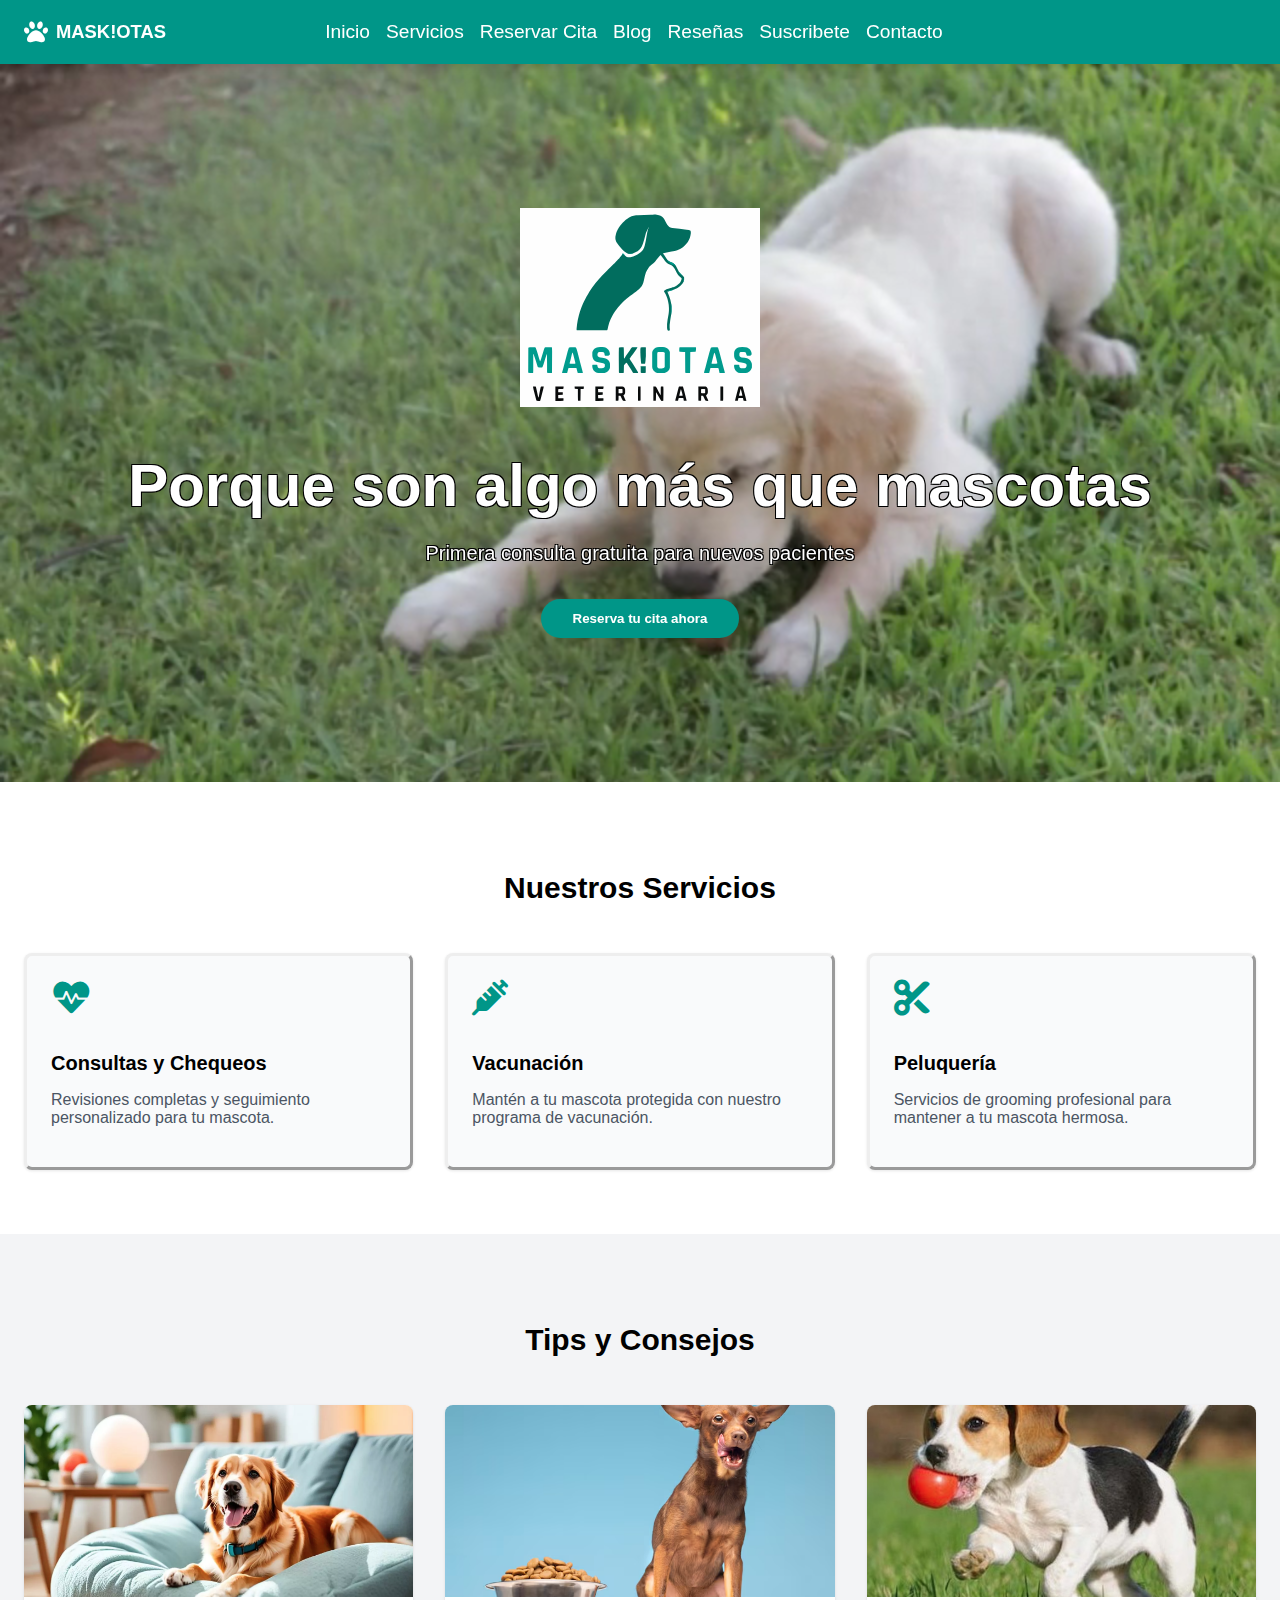
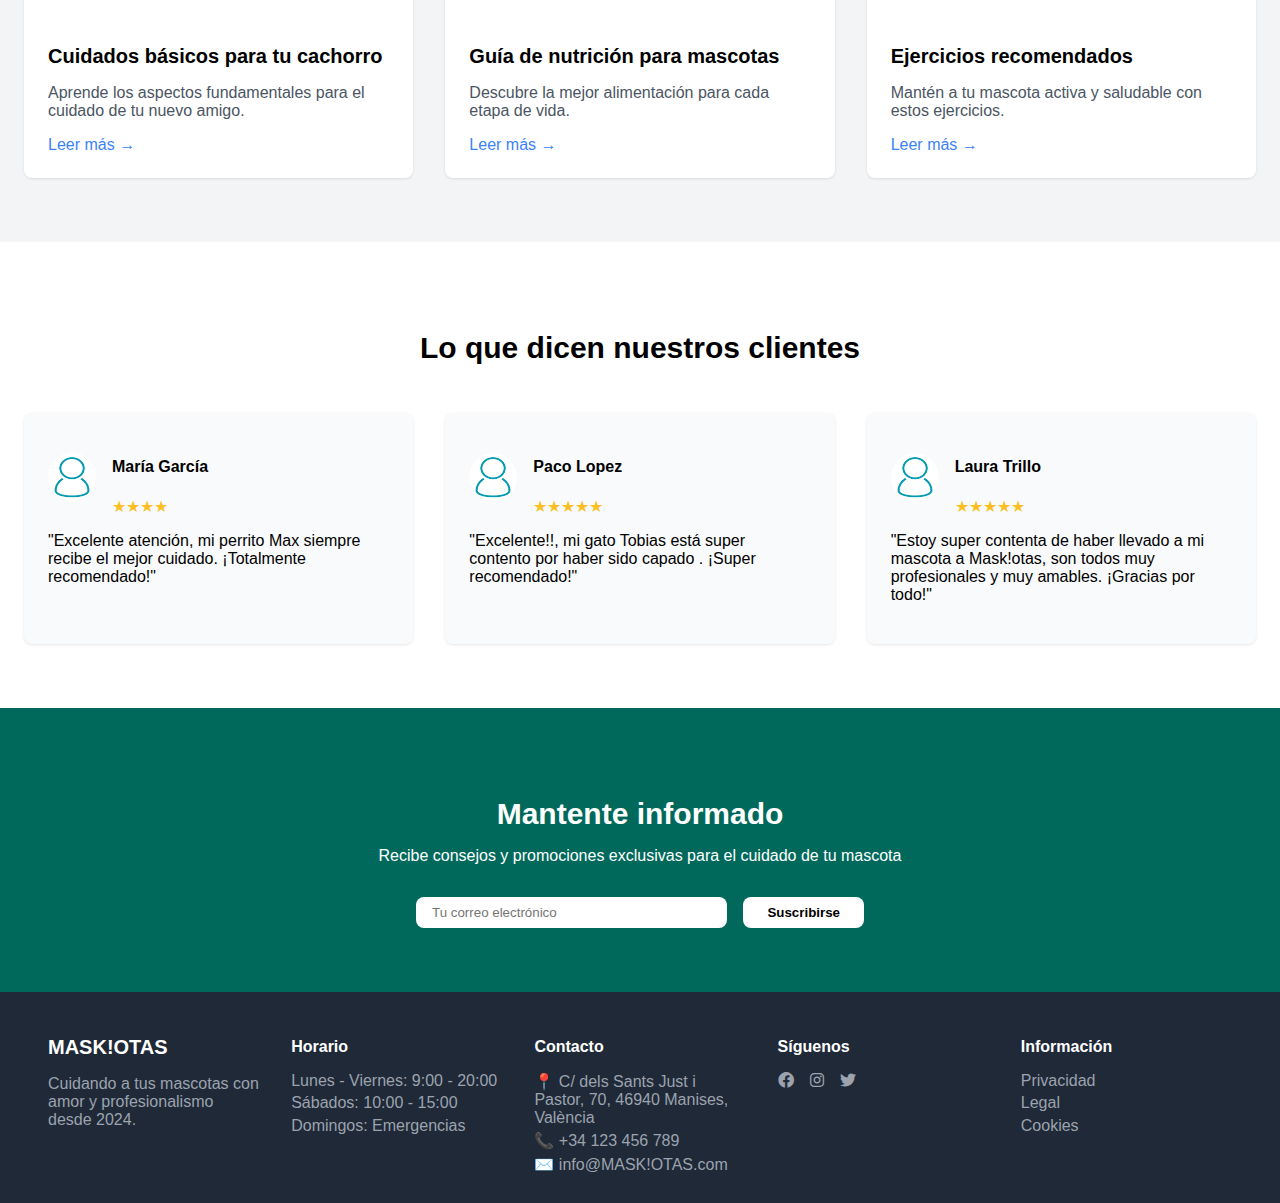
<file: index.html>
<!DOCTYPE html>
<html lang="es">
<head>
    <meta charset="UTF-8">
    <meta name="viewport" content="width=device-width, initial-scale=1.0">
    <title>MASK!OTAS - Clínica Veterinaria</title>
    <link rel="stylesheet" href="style.css">
    <link rel="stylesheet" href="https://cdnjs.cloudflare.com/ajax/libs/font-awesome/6.0.0/css/all.min.css">
    <script type="text/javascript" src="scripts/index.js"></script>
    <script>window.gtranslateSettings = {"default_language":"es","languages":["es","en"],"wrapper_selector":".gtranslate_wrapper"}</script>
    <script src="https://cdn.gtranslate.net/widgets/latest/flags.js" defer></script>
</head>

<body>
    <!-- Barra de navegación -->
    <nav>
        <div class="nav-container">
            <div class="logo">
                <i class="fas fa-paw"></i>
                <span>MASK!OTAS</span>
            </div>
            <div id="menu-nav" class="nav-links">
                <a href="#">Inicio</a>
                <a href="servicios.html">Servicios</a>
                <a href="citas.html">Reservar Cita</a>
                <a href="#blog">Blog</a>
                <a href="#resenias">Reseñas</a>
                <a href="#suscribirse">Suscribete</a>
                <a href="contacto.html">Contacto</a>
            </div>
            <div class="gtranslate_wrapper"></div>
            <div class="menu-icon">
                <a href="javascript:void(0);" class="hamburguesa" onclick="abrirMenuMovil()">
                <i class="fa fa-bars"></i>
                </a>
            </div>
        </div>
    </nav>

    <!-- Ventana emergente de cookies -->
    <div id="cookie-popup" class="cookie-popup hidden">
        <div class="cookie-content">
            <p>Utilizamos cookies para mejorar tu experiencia en nuestro sitio web. Al continuar navegando, aceptas nuestro uso de cookies. 
                <a href="legal.html#cookies">Más información</a>.
            </p>
            <button id="accept-cookies" class="cookie-button">Aceptar</button>
            <button id="reject-cookies" class="cookie-button">No aceptar</button>
        </div>
    </div>

    <!-- Hero Section con CTA -->
    <section id="citas" class="hero">
        <div class="video-background">
            <video autoplay muted loop>
                <source src="videos/perro.mp4" type="video/mp4">
            </video>
            <div class="overlay"></div>
        </div>
        <div class="hero-container">
            <img src="imagenes/logo.svg" alt="Logo" class="hero-logo">
            <div class="hero-content">
                <h1>Porque son algo más que mascotas</h1>
                <p>Primera consulta gratuita para nuevos pacientes</p>
                <button class="cta-button"><a href="citas.html">Reserva tu cita ahora</a></button>
            </div>
        </div>
    </section>

    <!-- Sección de Servicios -->
    <section id="servicios" class="services">
        <div class="container">
            <h2>Nuestros Servicios</h2>
            <div class="services-grid">
                <a href="servicios.html#revision" class="no-link">
                    <div class="service-card">
                        <i class="fas fa-heartbeat"></i>
                        <h3>Consultas y Chequeos</h3>
                        <p>Revisiones completas y seguimiento personalizado para tu mascota.</p>
                    </div>
                </a>
                <a href="servicios.html#vacunacion" class="no-link">
                    <div class="service-card">
                        <i class="fas fa-syringe"></i>
                        <h3>Vacunación</h3>
                        <p>Mantén a tu mascota protegida con nuestro programa de vacunación.</p>
                    </div>
                </a>
                <a href="servicios.html#peluqueria" class="no-link">
                    <div class="service-card">
                        <i class="fas fa-cut"></i>
                        <h3>Peluquería</h3>
                        <p>Servicios de grooming profesional para mantener a tu mascota hermosa.</p>
                    </div>
                </a>
            </div>
        </div>
    </section>

    <!-- Sección de Blog -->
    <section id="blog" class="blog">
        <div class="container">
            <h2>Tips y Consejos</h2>
            <div class="blog-grid">
                <article class="blog-card">
                    <img src="imagenes/cuidado.png" alt="Cuidados básicos">
                    <div class="blog-content">
                        <h3>Cuidados básicos para tu cachorro</h3>
                        <p>Aprende los aspectos fundamentales para el cuidado de tu nuevo amigo.</p>
                        <a href="cuidados.html">Leer más →</a>
                    </div>
                </article>
                <article class="blog-card">
                    <img src="imagenes/nutricion.png" alt="Nutrición">
                    <div class="blog-content">
                        <h3>Guía de nutrición para mascotas</h3>
                        <p>Descubre la mejor alimentación para cada etapa de vida.</p>
                        <a href="nutricion.html">Leer más →</a>
                    </div>
                </article>
                <article class="blog-card">
                    <img src="imagenes/ejercicio.png" alt="Ejercicio">
                    <div class="blog-content">
                        <h3>Ejercicios recomendados</h3>
                        <p>Mantén a tu mascota activa y saludable con estos ejercicios.</p>
                        <a href="ejercicios.html">Leer más →</a>
                    </div>
                </article>
            </div>
        </div>
    </section>

    <!-- Sección de Testimonios -->
    <section id="resenias" class="testimonials">
        <div class="container">
            <h2>Lo que dicen nuestros clientes</h2>
            <div class="testimonials-grid">
                <div class="testimonial-card">
                    <div class="testimonial-header">
                        <img src="imagenes/reseña.png" alt="Cliente">
                        <div>
                            <h4>María García</h4>
                            <div class="rating">★★★★</div>
                        </div>
                    </div>
                    <p>"Excelente atención, mi perrito Max siempre recibe el mejor cuidado. ¡Totalmente recomendado!"</p>
                </div>
                <div class="testimonial-card">
                    <div class="testimonial-header">
                        <img src="imagenes/reseña.png" alt="Cliente">
                        <div>
                            <h4>Paco Lopez</h4>
                            <div class="rating">★★★★★</div>
                        </div>
                    </div>
                    <p>"Excelente!!, mi gato Tobias está super contento por haber sido capado . ¡Super recomendado!"</p>
                </div>
                <div class="testimonial-card">
                    <div class="testimonial-header">
                        <img src="imagenes/reseña.png" alt="Cliente">
                        <div>
                            <h4>Laura Trillo</h4>
                            <div class="rating">★★★★★</div>
                        </div>
                    </div>
                    <p>"Estoy super contenta de haber llevado a mi mascota a Mask!otas, son todos muy profesionales y muy amables. ¡Gracias por todo!"</p>
                </div>
            </div>
        </div>
    </section>

    <!-- Sección de Newsletter -->
    <section id="suscribirse" class="newsletter">
        <div class="container">
            <h2>Mantente informado</h2>
            <p>Recibe consejos y promociones exclusivas para el cuidado de tu mascota</p>
            <div class="newsletter-form">
                <form action="gracias.html">
                    <input type="email" placeholder="Tu correo electrónico">
                    <button>Suscribirse</button>
                </form>
            </div>
        </div>
    </section>

    <!-- Footer -->
    <footer>
        <div class="container">
            <div class="footer-grid">
                <div class="footer-section">
                    <h3>MASK!OTAS</h3>
                    <p>Cuidando a tus mascotas con amor y profesionalismo desde 2024.</p>
                </div>
                <div class="footer-section">
                    <h4>Horario</h4>
                    <p>Lunes - Viernes: 9:00 - 20:00</p>
                    <p>Sábados: 10:00 - 15:00</p>
                    <p>Domingos: Emergencias</p>
                </div>
                <div class="footer-section">
                    <h4 id="contacto">Contacto</h4>
                    <p>📍 C/ dels Sants Just i Pastor, 70, 46940 Manises, València</p>
                    <p>📞 +34 123 456 789</p>
                    <p>✉️ info@MASK!OTAS.com</p>
                </div>
                <div class="footer-section">
                    <h4>Síguenos</h4>
                    <div class="social-links">
                        <a href="#"><i class="fab fa-facebook"></i></a>
                        <a href="#"><i class="fab fa-instagram"></i></a>
                        <a href="#"><i class="fab fa-twitter"></i></a>
                    </div>
                </div>
                <div class="footer-section">
                    <h4>Información</h4>
                    <div class="legal-links">
                        <p><a href="legal.html#privacidad">Privacidad</a></p>
                        <p><a href="legal.html#legal">Legal</a></p>
                        <p><a href="legal.html#cookies">Cookies</a></p>
                    </div>
                </div>
            </div>
        </div>
    </footer>
</body>
</html>
</file>
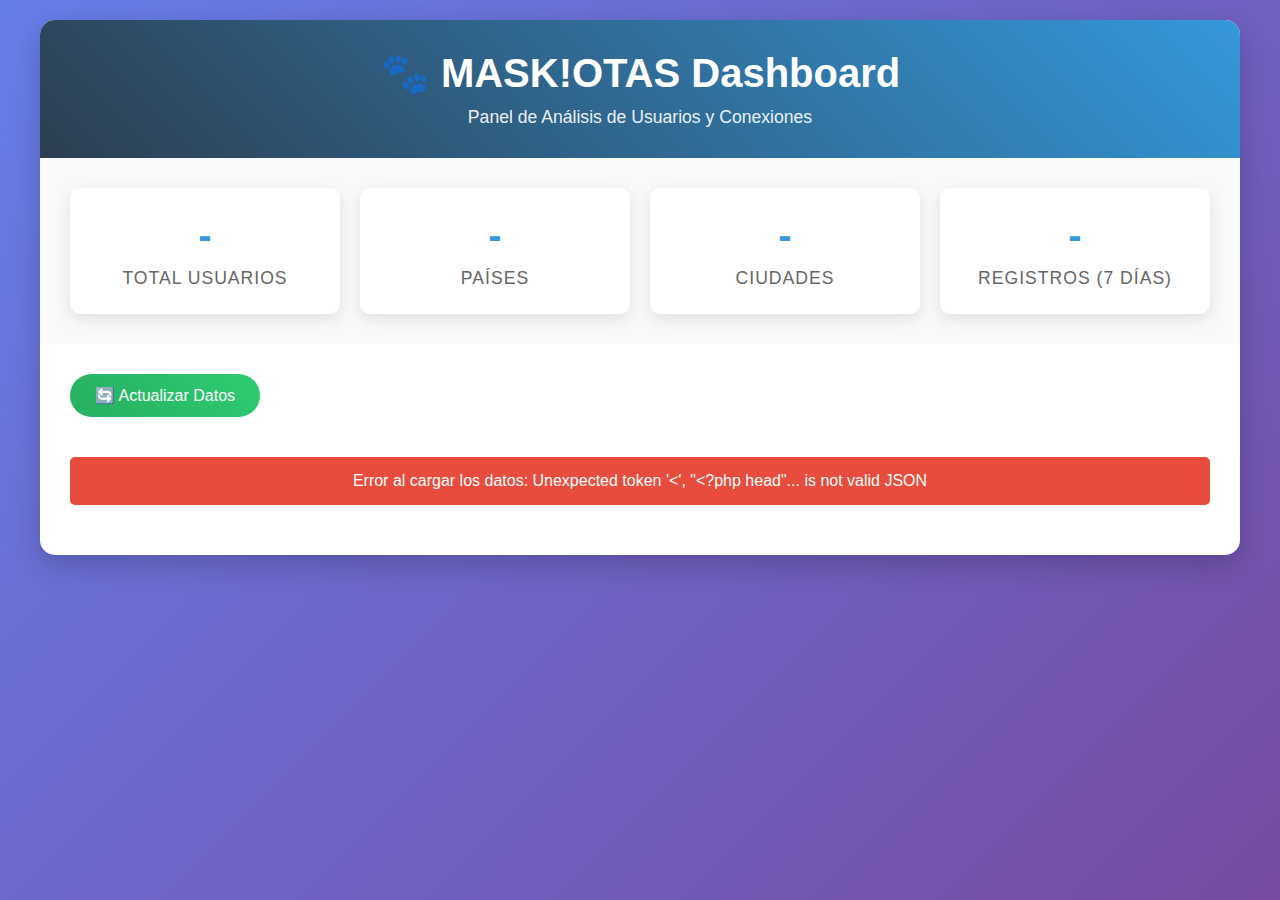
<file: admin-dashboard.html>
<!DOCTYPE html>
<html lang="es">
<head>
    <meta charset="UTF-8">
    <meta name="viewport" content="width=device-width, initial-scale=1.0">
    <title>Dashboard Administrativo - MASK!OTAS</title>
    <style>
        * {
            margin: 0;
            padding: 0;
            box-sizing: border-box;
        }

        body {
            font-family: 'Arial', sans-serif;
            background: linear-gradient(135deg, #667eea 0%, #764ba2 100%);
            min-height: 100vh;
            padding: 20px;
        }

        .container {
            max-width: 1200px;
            margin: 0 auto;
            background: white;
            border-radius: 15px;
            box-shadow: 0 10px 30px rgba(0,0,0,0.2);
            overflow: hidden;
        }

        .header {
            background: linear-gradient(45deg, #2c3e50, #3498db);
            color: white;
            padding: 30px;
            text-align: center;
        }

        .header h1 {
            font-size: 2.5em;
            margin-bottom: 10px;
        }

        .header p {
            font-size: 1.1em;
            opacity: 0.9;
        }

        .stats-grid {
            display: grid;
            grid-template-columns: repeat(auto-fit, minmax(250px, 1fr));
            gap: 20px;
            padding: 30px;
            background: #f8f9fa;
        }

        .stat-card {
            background: white;
            padding: 25px;
            border-radius: 10px;
            box-shadow: 0 5px 15px rgba(0,0,0,0.1);
            text-align: center;
            transition: transform 0.3s ease;
        }

        .stat-card:hover {
            transform: translateY(-5px);
        }

        .stat-number {
            font-size: 2.5em;
            font-weight: bold;
            color: #3498db;
            margin-bottom: 10px;
        }

        .stat-label {
            font-size: 1.1em;
            color: #666;
            text-transform: uppercase;
            letter-spacing: 1px;
        }

        .content-section {
            padding: 30px;
        }

        .section-title {
            font-size: 1.8em;
            color: #2c3e50;
            margin-bottom: 20px;
            border-bottom: 3px solid #3498db;
            padding-bottom: 10px;
        }

        .data-table {
            width: 100%;
            border-collapse: collapse;
            margin-bottom: 30px;
            background: white;
            border-radius: 8px;
            overflow: hidden;
            box-shadow: 0 3px 10px rgba(0,0,0,0.1);
        }

        .data-table th {
            background: #34495e;
            color: white;
            padding: 15px;
            text-align: left;
            font-weight: 600;
        }

        .data-table td {
            padding: 12px 15px;
            border-bottom: 1px solid #eee;
        }

        .data-table tr:hover {
            background: #f8f9fa;
        }

        .refresh-btn {
            background: linear-gradient(45deg, #27ae60, #2ecc71);
            color: white;
            border: none;
            padding: 12px 25px;
            border-radius: 25px;
            cursor: pointer;
            font-size: 1em;
            margin-bottom: 20px;
            transition: all 0.3s ease;
        }

        .refresh-btn:hover {
            transform: translateY(-2px);
            box-shadow: 0 5px 15px rgba(39, 174, 96, 0.4);
        }

        .loading {
            text-align: center;
            padding: 50px;
            font-size: 1.2em;
            color: #666;
        }

        .error {
            background: #e74c3c;
            color: white;
            padding: 15px;
            border-radius: 5px;
            margin: 20px 0;
            text-align: center;
        }

        .timestamp {
            text-align: center;
            color: #666;
            font-style: italic;
            margin-top: 20px;
        }

        .no-data {
            text-align: center;
            color: #666;
            font-style: italic;
            padding: 20px;
        }
    </style>
</head>
<body>
    <div class="container">
        <div class="header">
            <h1>🐾 MASK!OTAS Dashboard</h1>
            <p>Panel de Análisis de Usuarios y Conexiones</p>
        </div>

        <div class="stats-grid">
            <div class="stat-card">
                <div class="stat-number" id="totalUsers">-</div>
                <div class="stat-label">Total Usuarios</div>
            </div>
            <div class="stat-card">
                <div class="stat-number" id="totalCountries">-</div>
                <div class="stat-label">Países</div>
            </div>
            <div class="stat-card">
                <div class="stat-number" id="totalCities">-</div>
                <div class="stat-label">Ciudades</div>
            </div>
            <div class="stat-card">
                <div class="stat-number" id="recentUsers">-</div>
                <div class="stat-label">Registros (7 días)</div>
            </div>
        </div>

        <div class="content-section">
            <button class="refresh-btn" onclick="loadDashboardData()">🔄 Actualizar Datos</button>
            
            <div id="loading" class="loading" style="display: none;">
                Cargando datos del dashboard...
            </div>
            
            <div id="error" class="error" style="display: none;"></div>

            <div id="dashboardContent">
                <!-- Content will be loaded here -->
            </div>

            <div id="timestamp" class="timestamp"></div>
        </div>
    </div>

    <script>
        async function loadDashboardData() {
            const loading = document.getElementById('loading');
            const error = document.getElementById('error');
            const content = document.getElementById('dashboardContent');
            
            loading.style.display = 'block';
            error.style.display = 'none';
            content.innerHTML = '';

            try {
                const response = await fetch('/api/dashboard-data.php');
                const result = await response.json();

                if (!result.success) {
                    throw new Error(result.error || 'Error desconocido');
                }

                const data = result.data;
                
                // Update stats
                document.getElementById('totalUsers').textContent = data.totalUsers || 0;
                document.getElementById('totalCountries').textContent = data.totalCountries || 0;
                document.getElementById('totalCities').textContent = data.totalCities || 0;
                document.getElementById('recentUsers').textContent = data.recentUsers?.length || 0;

                // Build content sections
                let html = '';

                // Users by Country and City
                html += '<h2 class="section-title">👥 Usuarios por País y Ciudad</h2>';
                if (data.usersByCountryAndCity && data.usersByCountryAndCity.length > 0) {
                    html += '<table class="data-table">';
                    html += '<thead><tr><th>País</th><th>Ciudad</th><th>Usuarios</th></tr></thead><tbody>';
                    data.usersByCountryAndCity.forEach(row => {
                        html += `<tr><td>${row.country_name}</td><td>${row.city_name}</td><td>${row.user_count}</td></tr>`;
                    });
                    html += '</tbody></table>';
                } else {
                    html += '<div class="no-data">No hay datos disponibles</div>';
                }

                // Country with Most Users
                html += '<h2 class="section-title">🏆 País con Más Usuarios</h2>';
                if (data.countryWithMostUsers && data.countryWithMostUsers.length > 0) {
                    const topCountry = data.countryWithMostUsers[0];
                    html += `<div class="stat-card" style="max-width: 400px; margin: 0 auto;">`;
                    html += `<div class="stat-number">${topCountry.user_count}</div>`;
                    html += `<div class="stat-label">${topCountry.country_name}</div>`;
                    html += `</div>`;
                } else {
                    html += '<div class="no-data">No hay datos disponibles</div>';
                }

                // Average Connection Time
                html += '<h2 class="section-title">⏱️ Tiempo Promedio de Conexión por País</h2>';
                if (data.averageConnectionTime && data.averageConnectionTime.length > 0) {
                    html += '<table class="data-table">';
                    html += '<thead><tr><th>País</th><th>Tiempo Promedio (minutos)</th></tr></thead><tbody>';
                    data.averageConnectionTime.forEach(row => {
                        const avgTime = row.avg_connection_minutes ? parseFloat(row.avg_connection_minutes).toFixed(2) : 'N/A';
                        html += `<tr><td>${row.country_name}</td><td>${avgTime}</td></tr>`;
                    });
                    html += '</tbody></table>';
                } else {
                    html += '<div class="no-data">No hay datos de conexión disponibles</div>';
                }

                // Cities Concentrating 90% Users
                html += '<h2 class="section-title">🏙️ Ciudades con 90% de Concentración</h2>';
                if (data.citiesConcentrating90Percent && data.citiesConcentrating90Percent.length > 0) {
                    html += '<table class="data-table">';
                    html += '<thead><tr><th>País</th><th>Ciudad</th><th>% Concentración</th></tr></thead><tbody>';
                    data.citiesConcentrating90Percent.forEach(row => {
                        const percentage = row.concentration_percentage ? parseFloat(row.concentration_percentage).toFixed(2) : 'N/A';
                        html += `<tr><td>${row.country_name}</td><td>${row.city_name}</td><td>${percentage}%</td></tr>`;
                    });
                    html += '</tbody></table>';
                } else {
                    html += '<div class="no-data">No hay ciudades que cumplan el criterio del 90%</div>';
                }

                // Recent Users
                html += '<h2 class="section-title">🆕 Registros Recientes (Últimos 7 días)</h2>';
                if (data.recentUsers && data.recentUsers.length > 0) {
                    html += '<table class="data-table">';
                    html += '<thead><tr><th>Usuario</th><th>Ciudad</th><th>País</th><th>Fecha de Registro</th></tr></thead><tbody>';
                    data.recentUsers.forEach(row => {
                        const date = new Date(row.registration_date).toLocaleDateString('es-ES');
                        html += `<tr><td>${row.username}</td><td>${row.city_name}</td><td>${row.country_name}</td><td>${date}</td></tr>`;
                    });
                    html += '</tbody></table>';
                } else {
                    html += '<div class="no-data">No hay registros recientes</div>';
                }

                content.innerHTML = html;
                document.getElementById('timestamp').textContent = `Última actualización: ${result.generated_at}`;

            } catch (err) {
                error.textContent = `Error al cargar los datos: ${err.message}`;
                error.style.display = 'block';
                console.error('Dashboard error:', err);
            } finally {
                loading.style.display = 'none';
            }
        }

        // Load data when page loads
        document.addEventListener('DOMContentLoaded', loadDashboardData);

        // Auto-refresh every 5 minutes
        setInterval(loadDashboardData, 300000);
    </script>
</body>
</html>
</file>
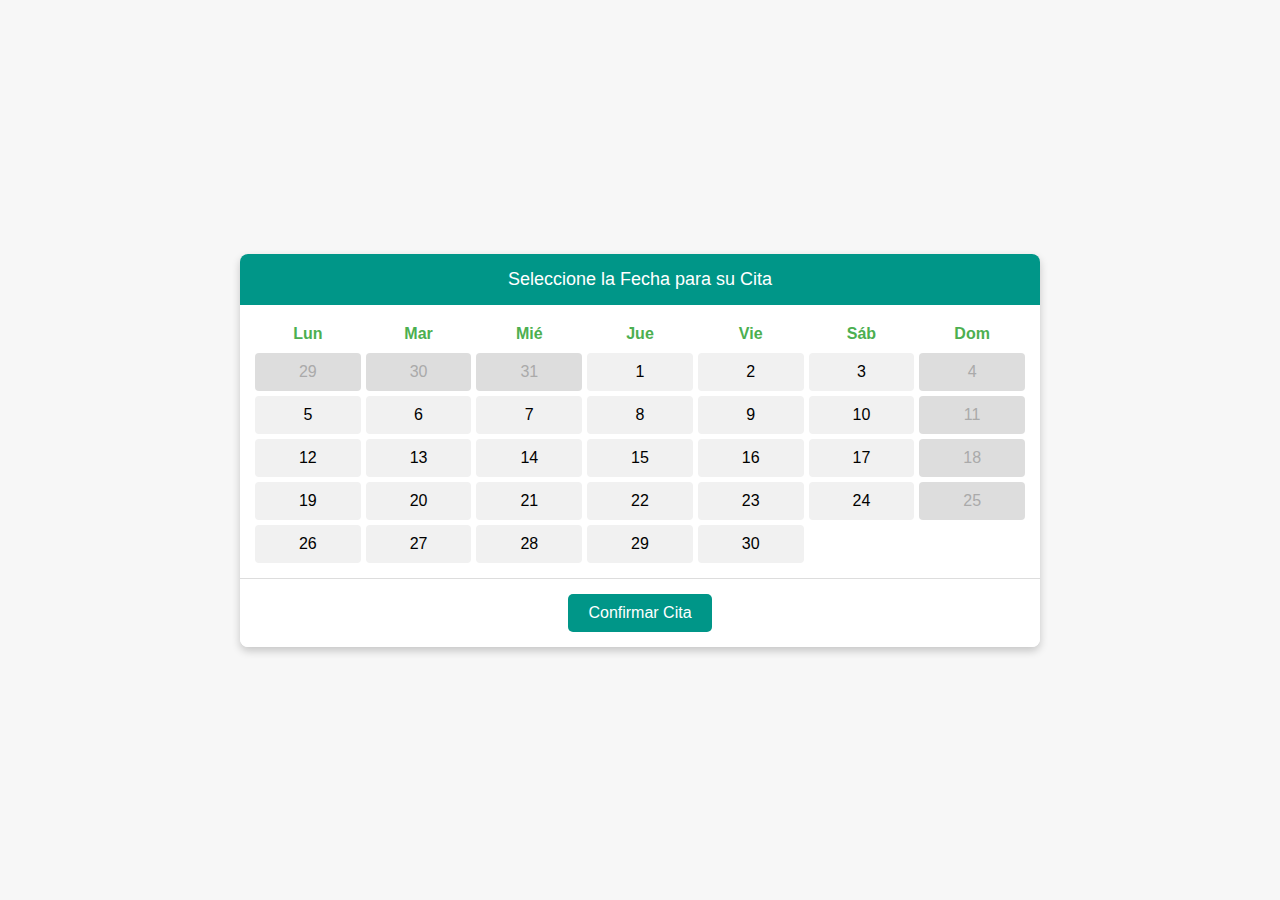
<file: citas.html>
<!DOCTYPE html>
<html lang="es">
<head>
    <meta charset="UTF-8">
    <meta name="viewport" content="width=device-width, initial-scale=1.0">
    <title>Cita Previa</title>
    <style>
        body {
            font-family: Arial, sans-serif;
            display: flex;
            align-items: center;
            justify-content: center;
            height: 100vh;
            margin: 0;
            background-color: #f7f7f7;
        }

        .calendar-container {
            width: 800px;
            background-color: #fff;
            box-shadow: 0 4px 8px rgba(0, 0, 0, 0.2);
            border-radius: 8px;
            overflow: hidden;
        }

        .calendar-header {
            background-color: #009688;
            color: white;
            padding: 15px;
            text-align: center;
            font-size: 18px;
        }

        .calendar {
            display: grid;
            grid-template-columns: repeat(7, 1fr);
            gap: 5px;
            padding: 15px;
        }

        .day-of-week {
            font-weight: bold;
            text-align: center;
            padding: 5px;
            color: #4CAF50;
        }

        .day {
            text-align: center;
            padding: 10px;
            background-color: #f1f1f1;
            border-radius: 4px;
            cursor: pointer;
            transition: background-color 0.3s ease;
        }

        .day:hover {
            background-color: #e0e0e0;
        }

        .day.selected {
            background-color: #009688;
            color: white;
            font-weight: bold;
        }

        .day.disabled {
            background-color: #ddd;
            color: #aaa;
            cursor: not-allowed;
        }

        .footer {
            padding: 15px;
            text-align: center;
            background-color: #fff;
            border-top: 1px solid #ddd;
        }

        .footer button {
            padding: 10px 20px;
            background-color: #009688;
            color: white;
            border: none;
            border-radius: 5px;
            cursor: pointer;
            font-size: 16px;
            transition: background-color 0.3s;
        }

        .footer button:hover {
            background-color: #00695C;
        }
    </style>
</head>
<body>
    <div class="calendar-container">
        <div class="calendar-header">Seleccione la Fecha para su Cita</div>
        <div class="calendar">
            <!-- Días de la semana -->
            <div class="day-of-week">Lun</div>
            <div class="day-of-week">Mar</div>
            <div class="day-of-week">Mié</div>
            <div class="day-of-week">Jue</div>
            <div class="day-of-week">Vie</div>
            <div class="day-of-week">Sáb</div>
            <div class="day-of-week">Dom</div>

            <!-- Días del mes (ejemplo) -->
            <!-- Los primeros días están deshabilitados como ejemplo -->
            <div class="day disabled">29</div>
            <div class="day disabled">30</div>
            <div class="day disabled">31</div>
            <div class="day">1</div>
            <div class="day">2</div>
            <div class="day">3</div>
            <div class="day disabled">4</div>
            <div class="day">5</div>
            <div class="day">6</div>
            <div class="day">7</div>
            <div class="day">8</div>
            <div class="day">9</div>
            <div class="day">10</div>
            <div class="day disabled">11</div>
            <div class="day">12</div>
            <div class="day">13</div>
            <div class="day">14</div>
            <div class="day">15</div>
            <div class="day">16</div>
            <div class="day">17</div>
            <div class="day disabled">18</div>
            <div class="day">19</div>
            <div class="day">20</div>
            <div class="day">21</div>
            <div class="day">22</div>
            <div class="day">23</div>
            <div class="day">24</div>
            <div class="day disabled">25</div>
            <div class="day">26</div>
            <div class="day">27</div>
            <div class="day">28</div>
            <div class="day">29</div>
            <div class="day">30</div>
        </div>
        <div class="footer">
            <button onclick="confirmarCita()">Confirmar Cita</button>
        </div>
    </div>

    <script>
        // Lógica para seleccionar el día
        const days = document.querySelectorAll('.day');
        days.forEach(day => {
            day.addEventListener('click', () => {
                // Si está deshabilitado, no hacer nada
                if (day.classList.contains('disabled')) return;

                // Remover selección de otros días
                days.forEach(d => d.classList.remove('selected'));
                
                // Agregar clase seleccionada al día clicado
                day.classList.add('selected');
            });
        });

        // Función para confirmar la cita
        function confirmarCita() {
            const selectedDay = document.querySelector('.day.selected');
            if (selectedDay) {
                alert("Cita reservada para el día " + selectedDay.textContent);
            } else {
                alert("Por favor, seleccione una fecha para su cita.");
            }
        }
    </script>
</body>
</html>
</file>
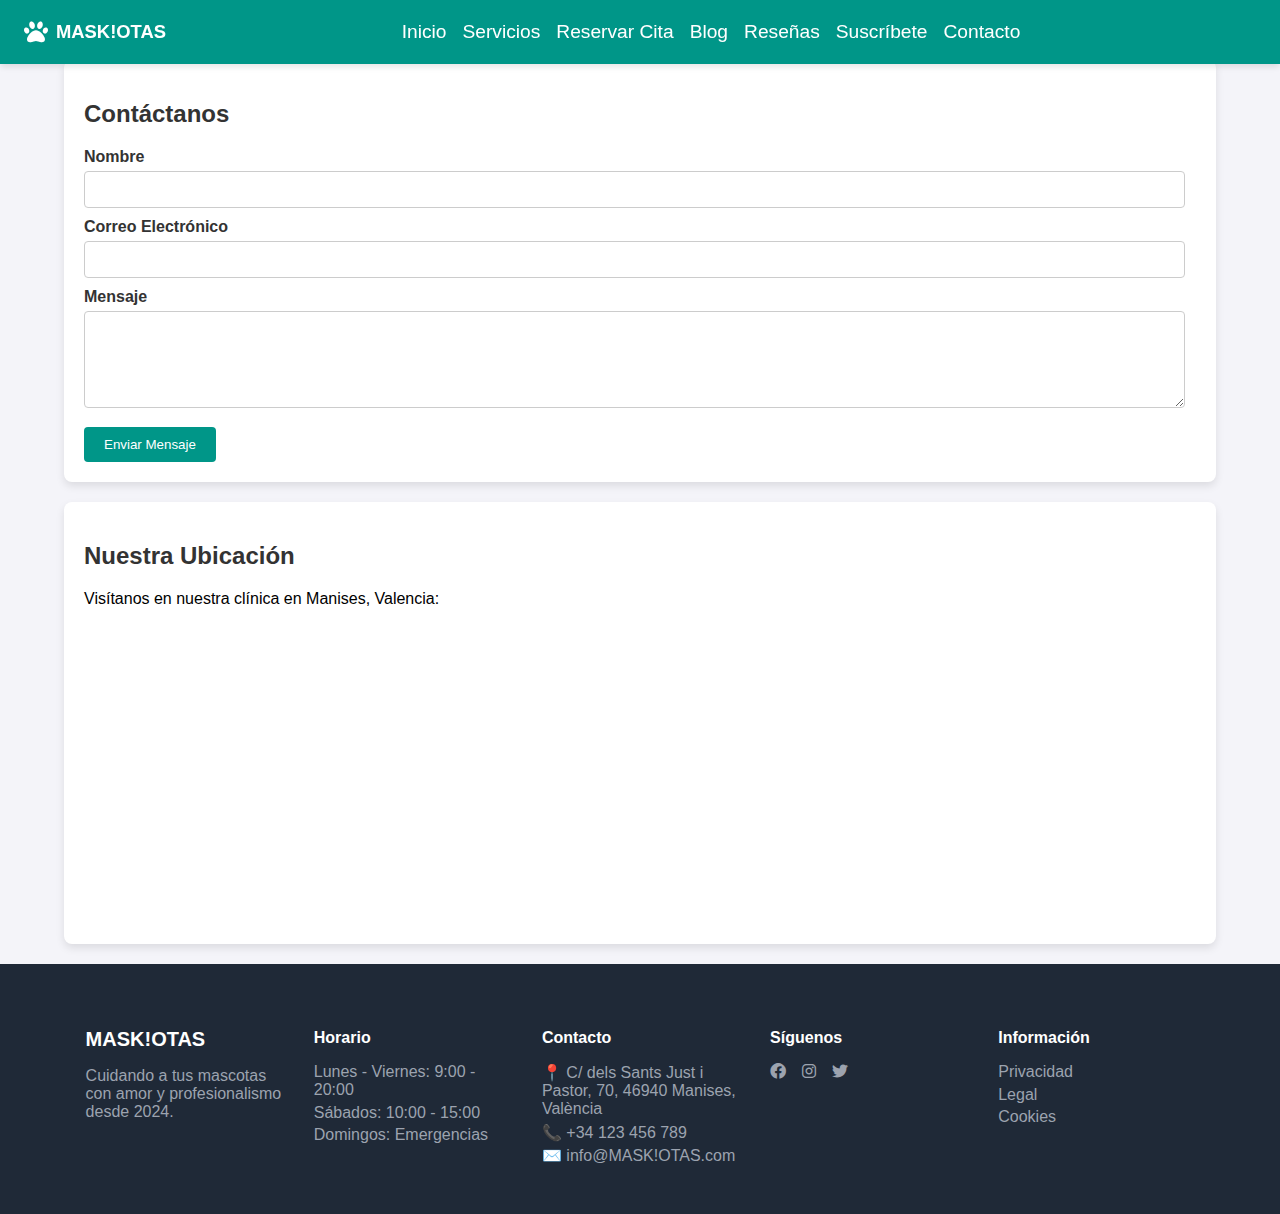
<file: contacto.html>
<!DOCTYPE html>
<html lang="es">
<head>
    <meta charset="UTF-8">
    <meta name="viewport" content="width=device-width, initial-scale=1.0">
    <title>Contacto - MASK!OTAS</title>
    <link rel="stylesheet" href="style.css">
    <link rel="stylesheet" href="https://cdnjs.cloudflare.com/ajax/libs/font-awesome/6.0.0-beta3/css/all.min.css">
    <script type="text/javascript" src="scripts/index.js"></script>
    <style>
        /* Estilos generales */
        body {
            font-family: Arial, sans-serif;
            margin: 0;
            padding: 0;
            background-color: #f4f4f9;
        }
        .container {
            width: 90%;
            max-width: 1200px;
            margin: auto;
            padding: 20px;
        }

        /* Navegación */
        nav {
            background-color: #009688;
            color: white;
            position: fixed;
            top: 0;
            width: 100%;
            box-shadow: 0 4px 6px -1px rgba(0, 0, 0, 0.1);
            z-index: 1000;
        }

        .nav-container {
            max-width: 1280px;
            margin: 0 auto;
            padding: 1rem 1.5rem;
            display: flex;
            justify-content: space-between;
            align-items: center;
        }

        .logo {
            display: flex;
            align-items: center;
        }

        .logo i {
            font-size: 1.5rem;
            margin-right: 0.5rem;
        }

        .logo span {
            font-size: 1.15rem;
            font-weight: bold;
            color: white;
        }

        /* Estilos para enlaces de navegación */
        .nav-links {
        display: flex;
        gap: 1rem;
        font-size: larger;
        padding: 5px;
        }

        .menu-icon .hamburguesa {
            display: none;
            font-size: 1.5rem;
            color: white;
        }

        /* Mostrar menú hamburguesa en pantallas pequeñas */
        @media screen and (max-width: 768px) {
            .nav-links {
                display: none;
                flex-direction: column;
                background-color: #009688;
                width: 100%;
                position: absolute;
                top: 60px;
                left: 0;
                padding: 0.5rem;
            }

            .nav-links.responsive {
                display: flex;
            }

            .menu-icon .hamburguesa {
                display: block;
            }
        }

        .nav-container a {
            color: white;
            text-decoration: none;
            transition: color 0.3s;
            text-align: center;            
        }

        .nav-container a:hover {
            color: #bfdbfe;
            background-color: #009688;
        }

        /* Formulario de contacto */
        .contact-form {
            background-color: #fff;
            padding: 20px;
            box-shadow: 0px 4px 8px rgba(0, 0, 0, 0.1);
            border-radius: 8px;
            margin-top: 40px;
        }
        .contact-form h2 {
            color: #333;
        }
        .contact-form label {
            display: block;
            margin-top: 10px;
            font-weight: bold;
            color: #333;
        }
        .contact-form input, .contact-form textarea {
            width: 97%;
            padding: 10px;
            margin-top: 5px;
            border: 1px solid #ccc;
            border-radius: 4px;
        }
        .contact-form button {
            margin-top: 15px;
            padding: 10px 20px;
            background-color: #009688;
            color: #fff;
            border: none;
            border-radius: 4px;
            cursor: pointer;
        }
        .contact-form button:hover {
            background-color: #00554c;
        }

        /* Store Locator */
        .store-locator {
            margin-top: 20px;
            background-color: #fff;
            padding: 20px;
            box-shadow: 0px 4px 8px rgba(0, 0, 0, 0.1);
            border-radius: 8px;
        }
        .store-locator h2 {
            color: #333;
        }
        .map-container {
            margin-top: 15px;
            width: 100%;
            height: 300px;
            border-radius: 8px;
            overflow: hidden;
        }
    </style>
</head>
<body>

    <!-- Nav-bar -->
    <nav>
        <div class="nav-container">
            <div class="logo">
                <i class="fas fa-paw"></i>
                <span>MASK!OTAS</span>
            </div>
            <div id="menu-nav" class="nav-links">
                <a href="index.html">Inicio</a>
                <a href="servicios.html">Servicios</a>
                <a href="citas.html">Reservar Cita</a>
                <a href="index.html#blog">Blog</a>
                <a href="index.html#resenias">Reseñas</a>
                <a href="index.html#suscribirse">Suscríbete</a>
                <a href="contacto.html">Contacto</a>
            </div>
            <div class="menu-icon">
                <a href="javascript:void(0);" class="hamburguesa" onclick="abrirMenuMovil()">
                    <i class="fa fa-bars"></i>
                </a>
            </div>
        </div>
    </nav>

    <!-- Contenedor principal -->
    <div class="container">
        
        <!-- Formulario de contacto -->
        <div class="contact-form">
            <h2>Contáctanos</h2>
            <form action="submit_contact_form.php" method="post">
                <label for="nombre">Nombre</label>
                <input type="text" id="nombre" name="nombre" required>

                <label for="email">Correo Electrónico</label>
                <input type="email" id="email" name="email" required>

                <label for="mensaje">Mensaje</label>
                <textarea id="mensaje" name="mensaje" rows="5" required></textarea>

                <button type="submit">Enviar Mensaje</button>
            </form>
        </div>

        <!-- Store Locator -->
        <div class="store-locator">
            <h2>Nuestra Ubicación</h2>
            <p>Visítanos en nuestra clínica en Manises, Valencia:</p>
            <div class="map-container">
                <iframe 
                    src="https://www.google.com/maps/embed?pb=!1m18!1m12!1m3!1d3111.7427240213576!2d-0.45457458461843615!3d39.4944863794811!2m3!1f0!2f0!3f0!3m2!1i1024!2i768!4f13.1!3m3!1m2!1s0xd604b4a8ef8e89b%3A0x33f74e9fd28c9fe4!2sC%2F%20dels%20Sants%20Just%20i%20Pastor%2C%2070%2C%2046940%20Manises%2C%20Valencia!5e0!3m2!1ses!2ses!4v1690802345678!5m2!1ses!2ses" 
                    width="100%" 
                    height="100%" 
                    style="border:0;" 
                    allowfullscreen="" 
                    loading="lazy">
                </iframe>
            </div>
        </div>
    </div>

    <!-- Footer -->
    <footer>
        <div class="container">
            <div class="footer-grid">
                <div class="footer-section">
                    <h3>MASK!OTAS</h3>
                    <p>Cuidando a tus mascotas con amor y profesionalismo desde 2024.</p>
                </div>
                <div class="footer-section">
                    <h4>Horario</h4>
                    <p>Lunes - Viernes: 9:00 - 20:00</p>
                    <p>Sábados: 10:00 - 15:00</p>
                    <p>Domingos: Emergencias</p>
                </div>
                <div class="footer-section">
                    <h4 id="contacto">Contacto</h4>
                    <p>📍 C/ dels Sants Just i Pastor, 70, 46940 Manises, València</p>
                    <p>📞 +34 123 456 789</p>
                    <p>✉️ info@MASK!OTAS.com</p>
                </div>
                <div class="footer-section">
                    <h4>Síguenos</h4>
                    <div class="social-links">
                        <a href="#"><i class="fab fa-facebook"></i></a>
                        <a href="#"><i class="fab fa-instagram"></i></a>
                        <a href="#"><i class="fab fa-twitter"></i></a>
                    </div>
                </div>
                <div class="footer-section">
                    <h4>Información</h4>
                    <div class="legal-links">
                        <p><a href="legal.html#privacidad">Privacidad</a></p>
                        <p><a href="legal.html#legal">Legal</a></p>
                        <p><a href="legal.html#cookies">Cookies</a></p>
                    </div>
                </div>
            </div>
        </div>
    </footer>
</body>
</html>
</file>
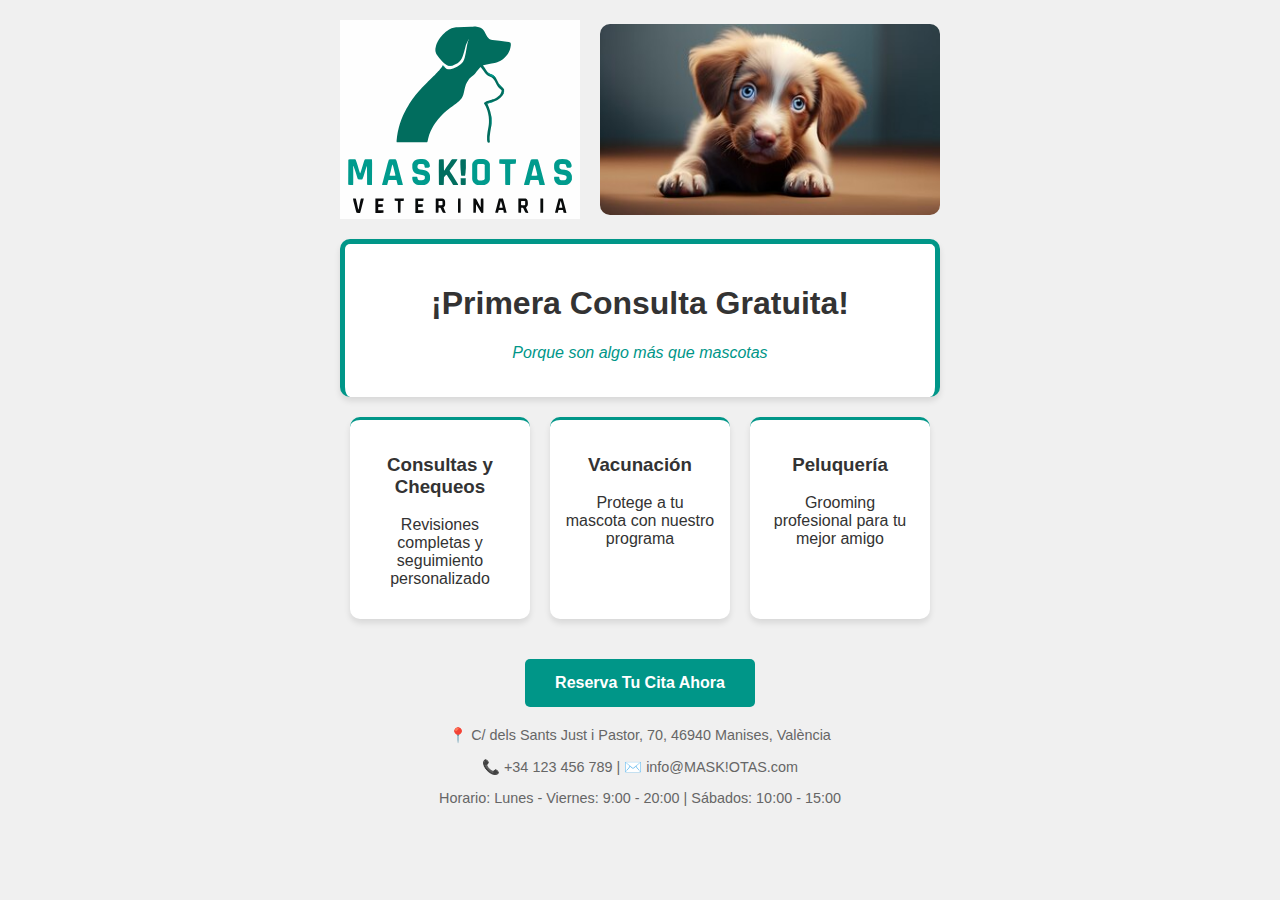
<file: flyer.html>
<!DOCTYPE html>
<html lang="es">
<head>
    <meta charset="UTF-8">
    <title>Mask!otas - Clínica Veterinaria</title>
    <style>
        body {
            font-family: Arial, sans-serif;
            max-width: 600px;
            margin: 0 auto;
            padding: 20px;
            text-align: center;
            background-color: #f0f0f0;
            color: #333;
        }
        .header {
            display: flex;
            align-items: center;
            justify-content: space-between;
            margin-bottom: 20px;
        }
        .logo {
            width: 320px;
            margin-right: 20px;
        }
        .img {
            width: 340px;
            height: auto;
            border-radius: 10px;
        }
        .promo {
            background-color: #ffffff;
            border-radius: 10px;
            padding: 20px;
            margin-bottom: 20px;
            margin-top: 20px;    
            box-shadow: 0 4px 6px rgba(0,0,0,0.1);
            border-top: 5px solid #009688;
            border-left: 5px solid #009688;
            border-right: 5px solid #009688;
        }
        .services {
            display: flex;
            justify-content: space-between;
            margin-bottom: 20px;
        }
        .service {
            flex: 1;
            background-color: #ffffff;
            border-radius: 10px;
            padding: 15px;
            margin: 0 10px;
            box-shadow: 0 4px 6px rgba(0,0,0,0.1);
            border-top: 3px solid #009688;
        }
        .cta {
            background-color: #009688;
            color: white;
            padding: 15px 30px;
            text-decoration: none;
            border-radius: 5px;
            display: inline-block;
            margin-top: 20px;
            font-weight: bold;
            transition: background-color 0.3s ease;
        }
        .cta:hover {
            background-color: #00796b;
        }
        .contact {
            margin-top: 20px;
            font-size: 0.9em;
            color: #666;
        }
        .tagline {
            color: #009688;
            font-style: italic;
            margin-bottom: 15px;
        }
    </style>
</head>
<body>
    <div class="header">
        <img src="imagenes/logo.svg" alt="Mask!otas Logo" class="logo">
        <img src="./imagenes/foto-lindo-cachorro.jpg" alt="imagen_promocional" class="img">
    </div>
    
    <div class="promo">
        <h1>¡Primera Consulta Gratuita!</h1>
        <p class="tagline">Porque son algo más que mascotas</p>
    </div>

    <div class="services">
        <div class="service">
            <h3>Consultas y Chequeos</h3>
            <p>Revisiones completas y seguimiento personalizado</p>
        </div>
        <div class="service">
            <h3>Vacunación</h3>
            <p>Protege a tu mascota con nuestro programa</p>
        </div>
        <div class="service">
            <h3>Peluquería</h3>
            <p>Grooming profesional para tu mejor amigo</p>
        </div>
    </div>

    <a href="citas.html" class="cta">Reserva Tu Cita Ahora</a>

    <div class="contact">
        <p>📍 C/ dels Sants Just i Pastor, 70, 46940 Manises, València</p>
        <p>📞 +34 123 456 789 | ✉️ info@MASK!OTAS.com</p>
        <p>Horario: Lunes - Viernes: 9:00 - 20:00 | Sábados: 10:00 - 15:00</p>
    </div>
</body>
</html>
</file>
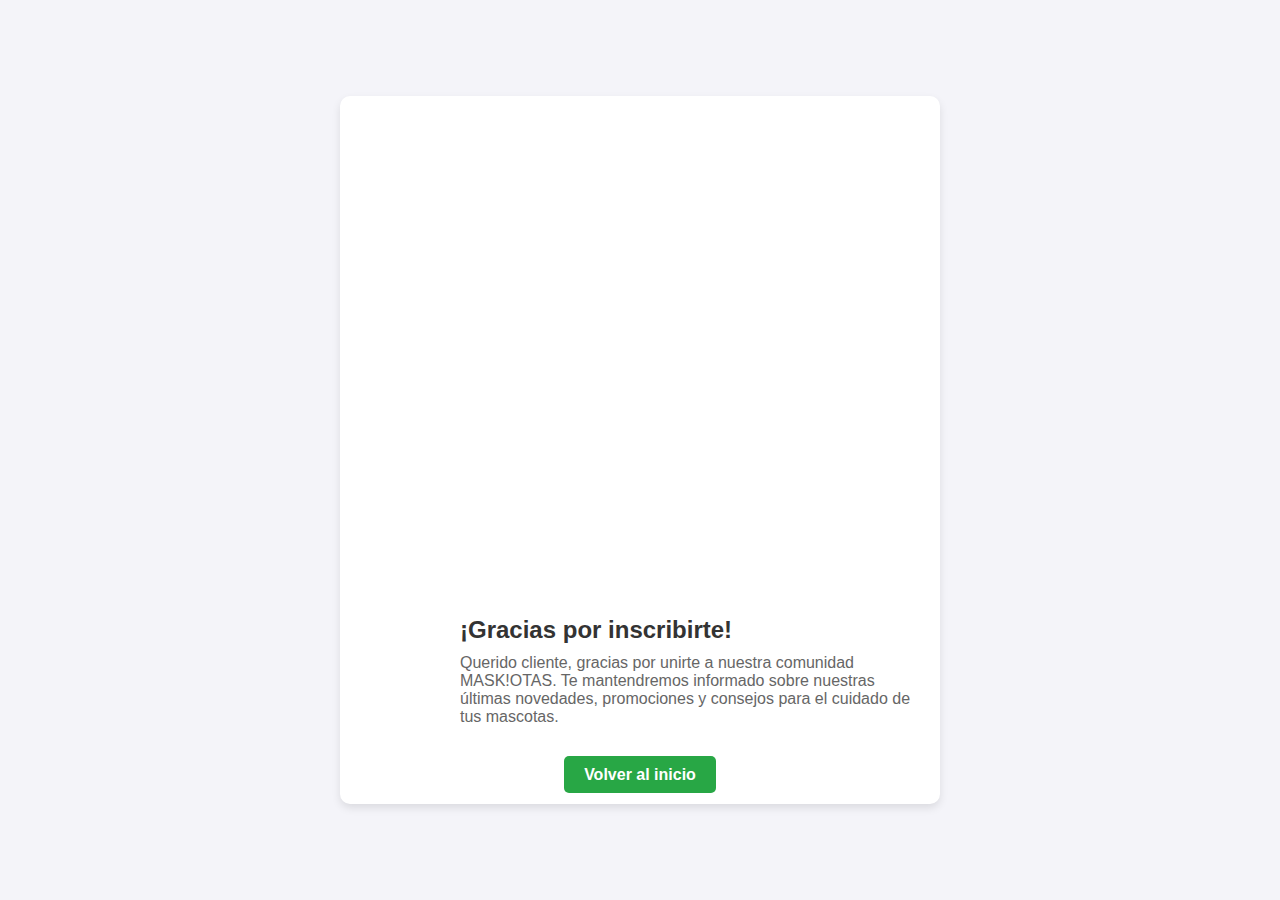
<file: gracias.html>
<!DOCTYPE html>
<html lang="es">
<head>
    <meta charset="UTF-8">
    <meta name="viewport" content="width=device-width, initial-scale=1.0">
    <title>Gracias por Inscribirte</title>
    <style>
        body {
            font-family: Arial, sans-serif;
            margin: 0;
            padding: 0;
            display: flex;
            justify-content: center;
            align-items: center;
            min-height: 100vh;
            background-color: #f4f4f9;
        }
        .container {
            max-width: 600px;
            background-color: #ffffff;
            border-radius: 10px;
            box-shadow: 0 4px 8px rgba(0, 0, 0, 0.1);
            overflow: hidden;
        }
        .banner {
            width: 100%;
            height: 500px;
            background-image: url('https://i.pinimg.com/736x/65/dd/fb/65ddfb064dfde2f38b866c3a6bea9387.jpg');
            background-size: cover;
            background-position: center;
        }
        .content {
            display: flex;
            padding: 20px;
            align-items: center;
        }
        .logo {
            width: 80px;
            height: 80px;
            margin-right: 20px;
            border-radius: 50%;
            background-image: url('https://portal.edu.gva.es/iesrodrigobotet/wp-content/uploads/sites/651/2020/11/cropped-Botet-Aula-de-Futuro-1.png');
            background-size: cover;
            background-position: center;
        }
        .text {
            flex: 1;
        }
        .text h1 {
            font-size: 24px;
            color: #333333;
            margin: 0;
        }
        .text p {
            font-size: 16px;
            color: #666666;
            margin: 10px 0 0;
        }
        .button-container {
            text-align: center;
            margin-top: 20px;
            padding-bottom: 20px;
        }
        .button-container a {
            background-color: #28a745;
            color: #ffffff;
            text-decoration: none;
            padding: 10px 20px;
            border-radius: 5px;
            font-weight: bold;
        }
        .button-container a:hover {
            background-color: #218838;
        }
    </style>
    <script>window.gtranslateSettings = {"default_language":"es","languages":["es","en"],"wrapper_selector":".gtranslate_wrapper"}</script>
    <script src="https://cdn.gtranslate.net/widgets/latest/flags.js" defer></script>
</head>
<body>

<div class="container">
    <div class="banner"></div>
    <div class="content">
        <div class="gtranslate_wrapper"></div>
        <div class="logo"></div>
        <div class="text">
            <h1>¡Gracias por inscribirte!</h1>
            <p>Querido cliente, gracias por unirte a nuestra comunidad MASK!OTAS. Te mantendremos informado sobre nuestras últimas novedades, promociones y consejos para el cuidado de tus mascotas.</p>
        </div>
    </div>
    <div class="button-container">
        <a href="index.html">Volver al inicio</a>
    </div>
</div>

</body>
</html>
</file>
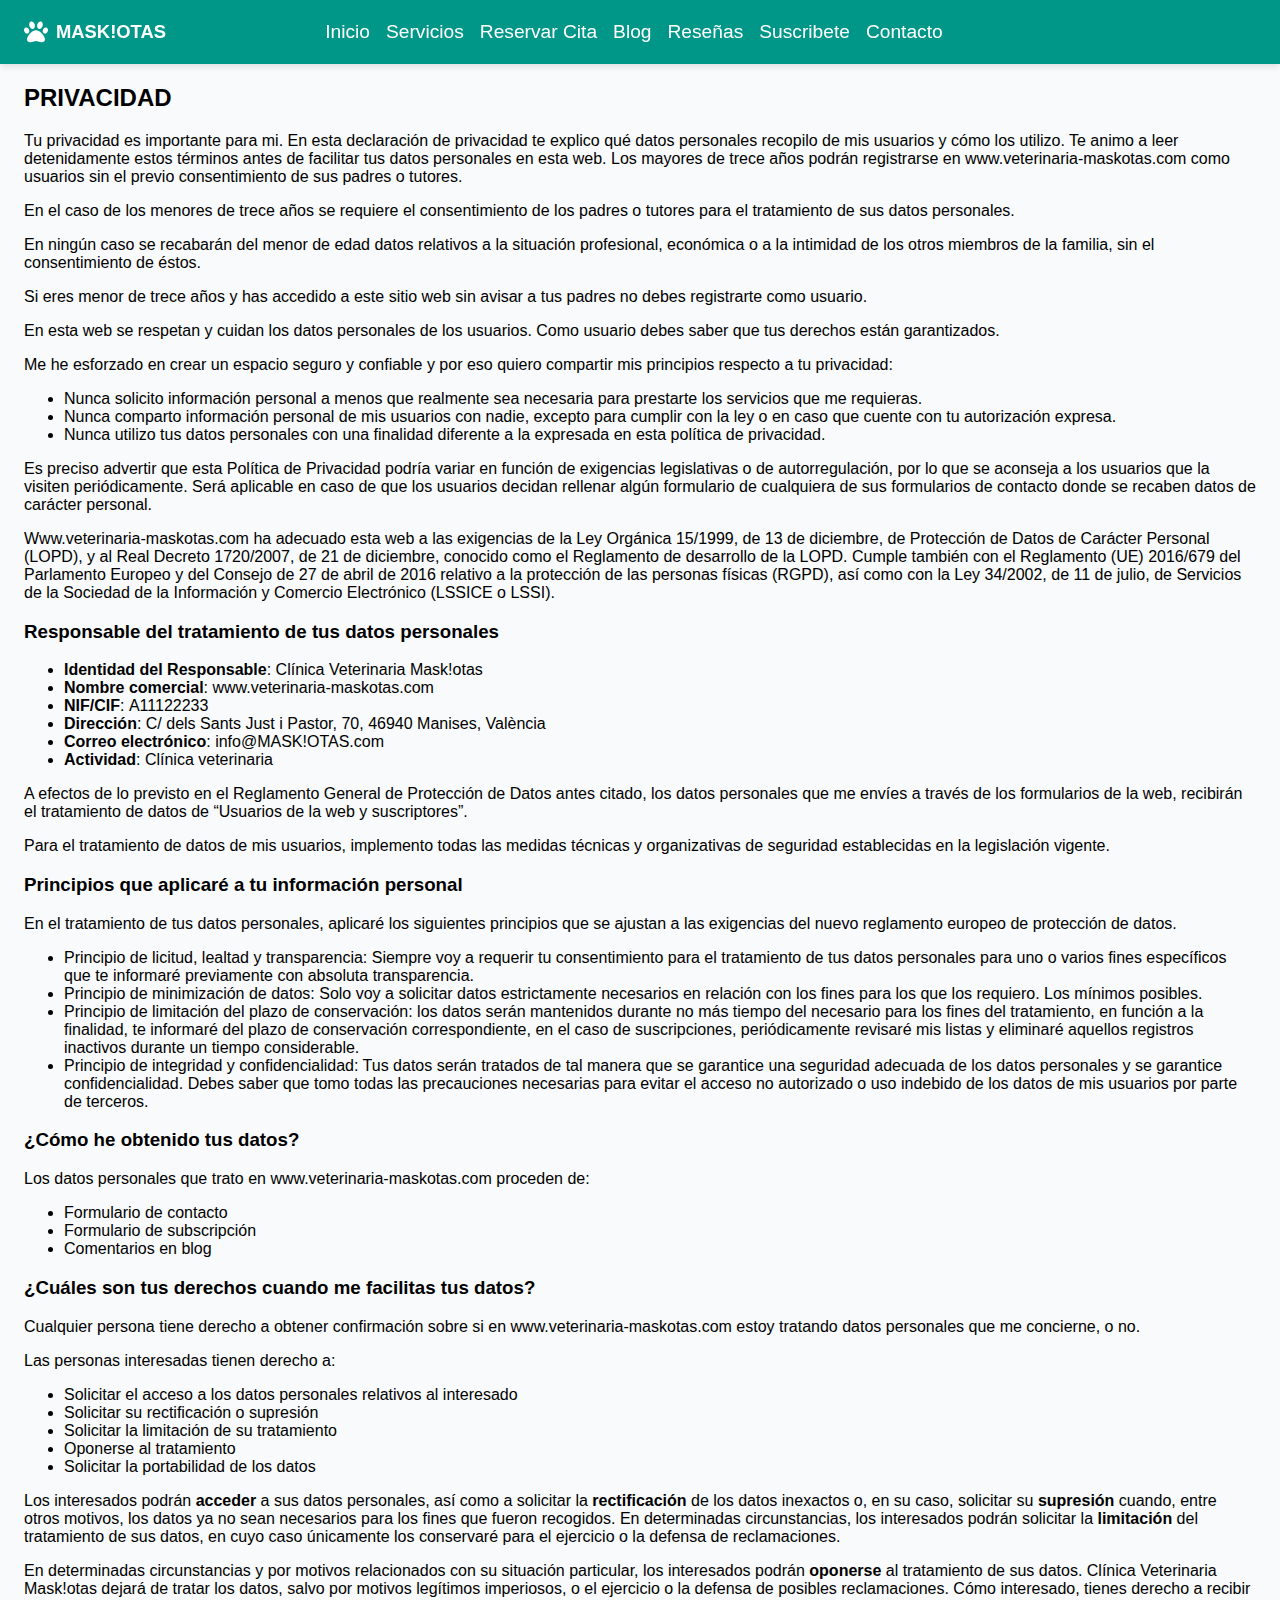
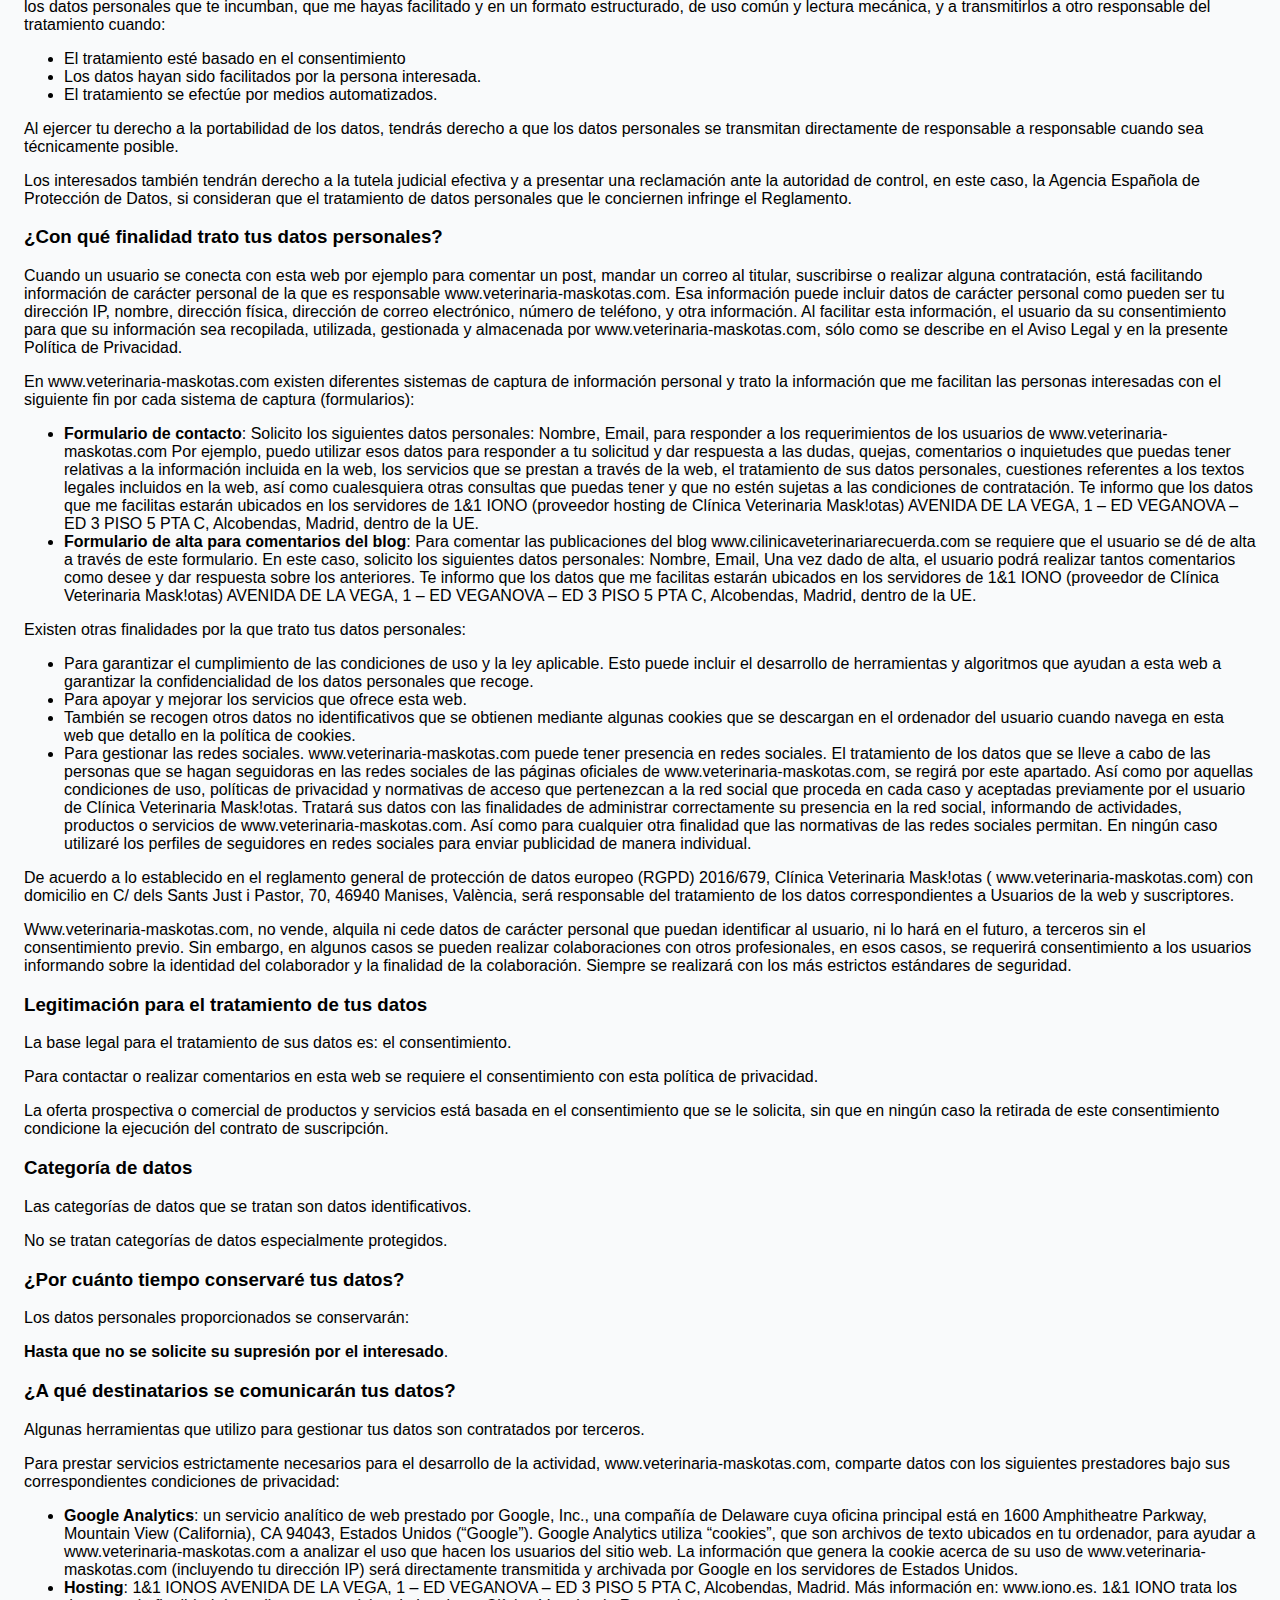
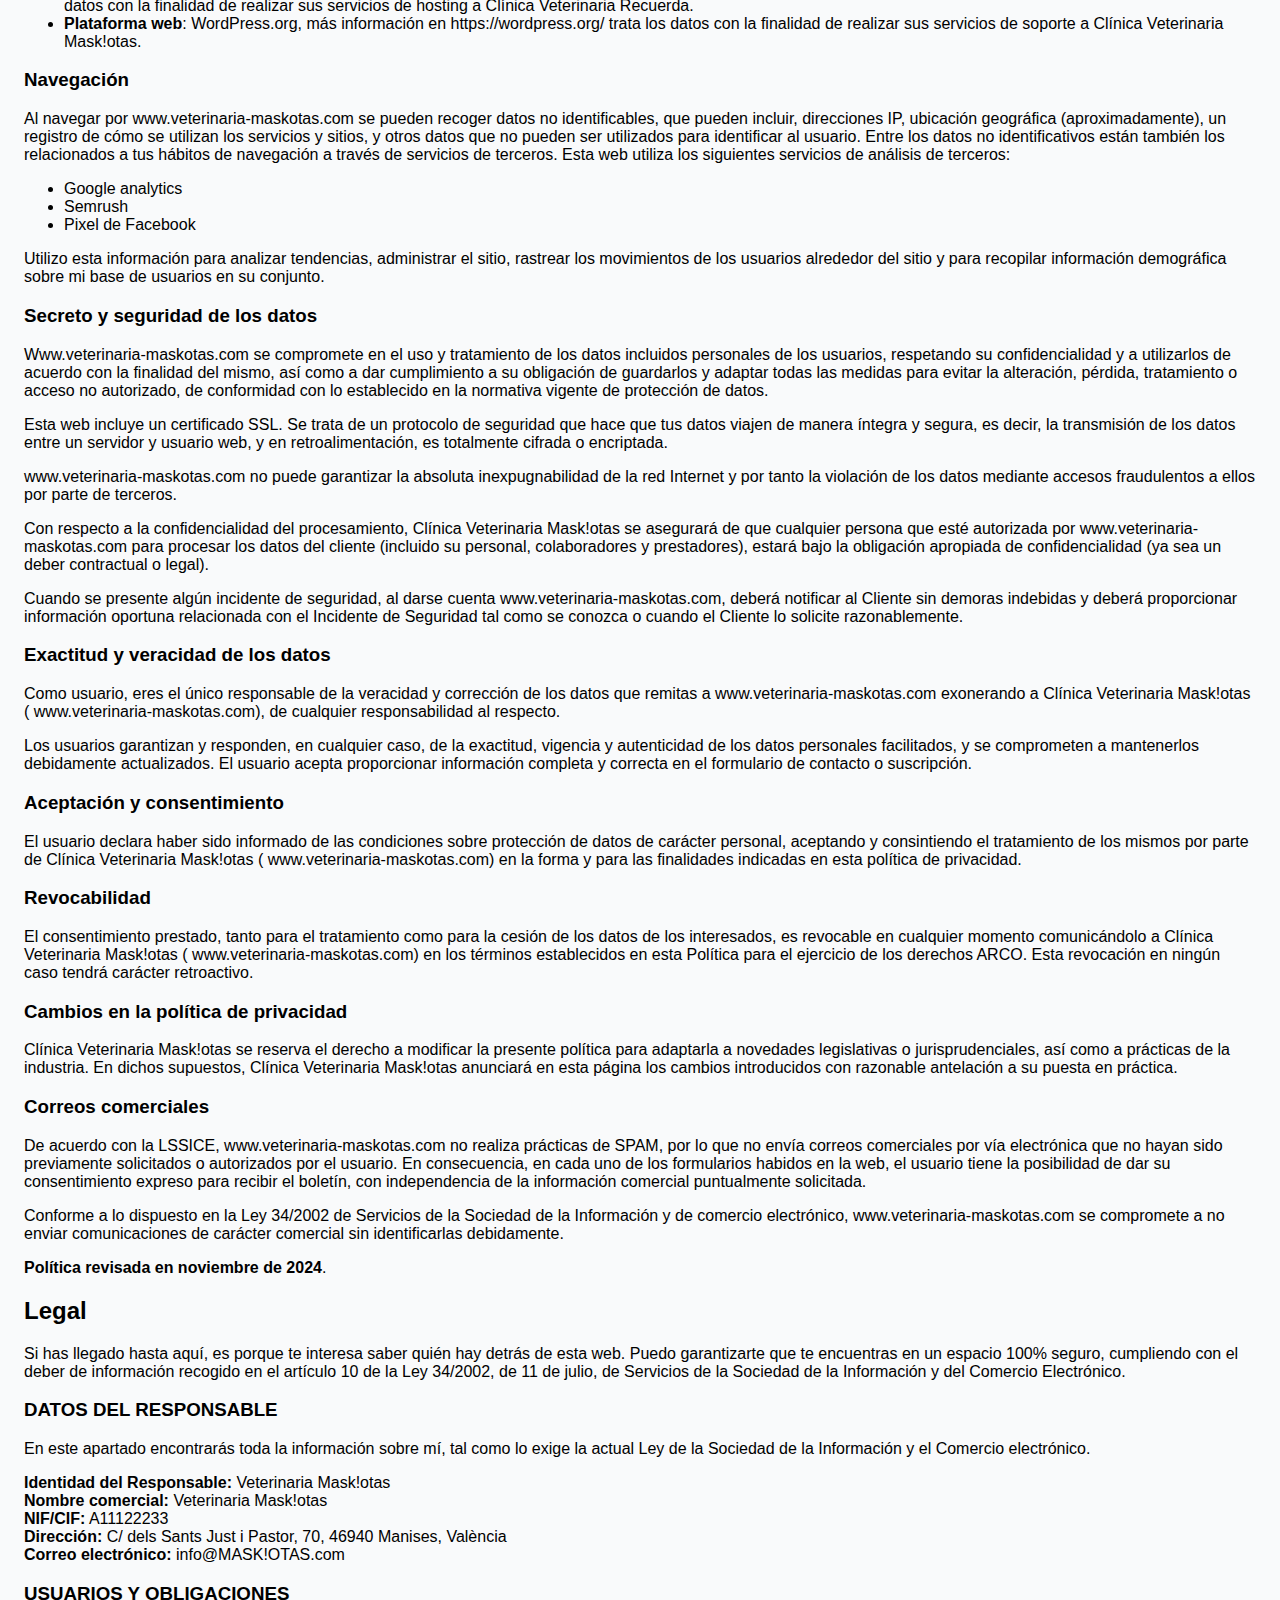
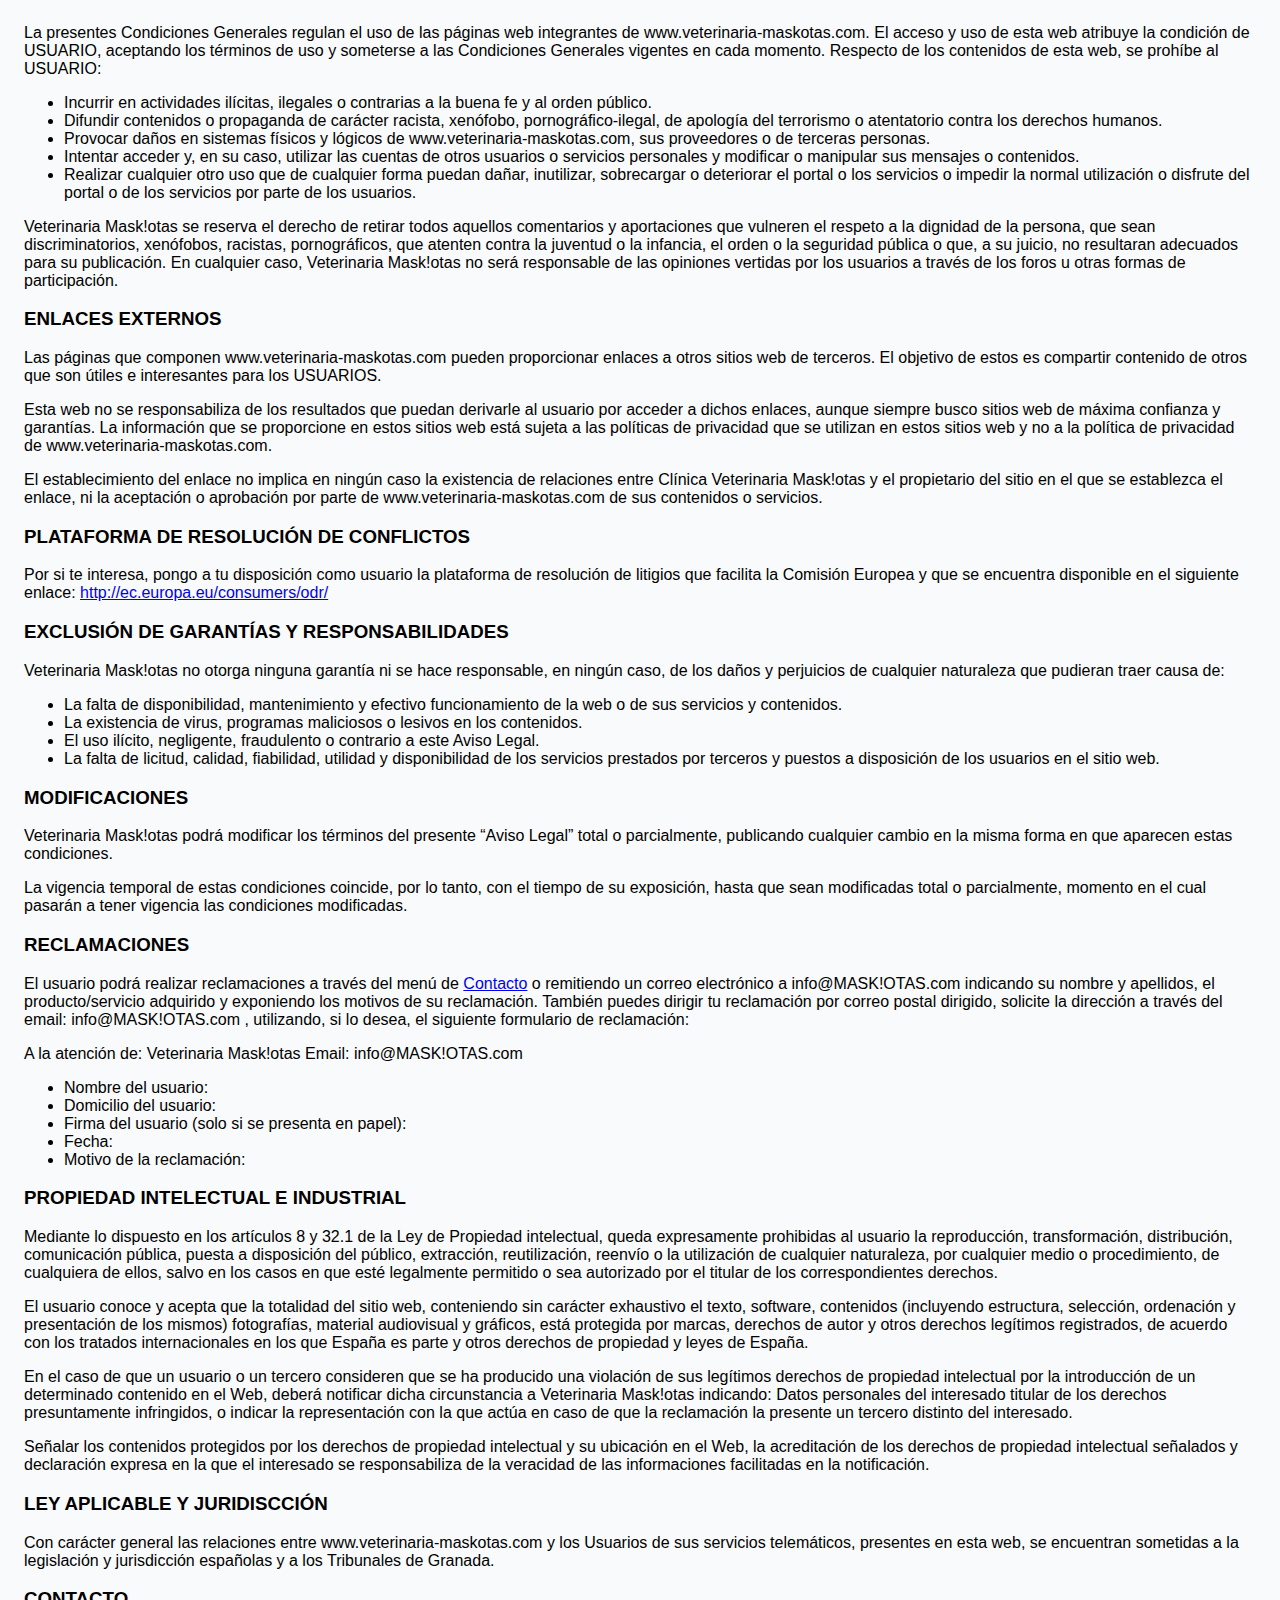
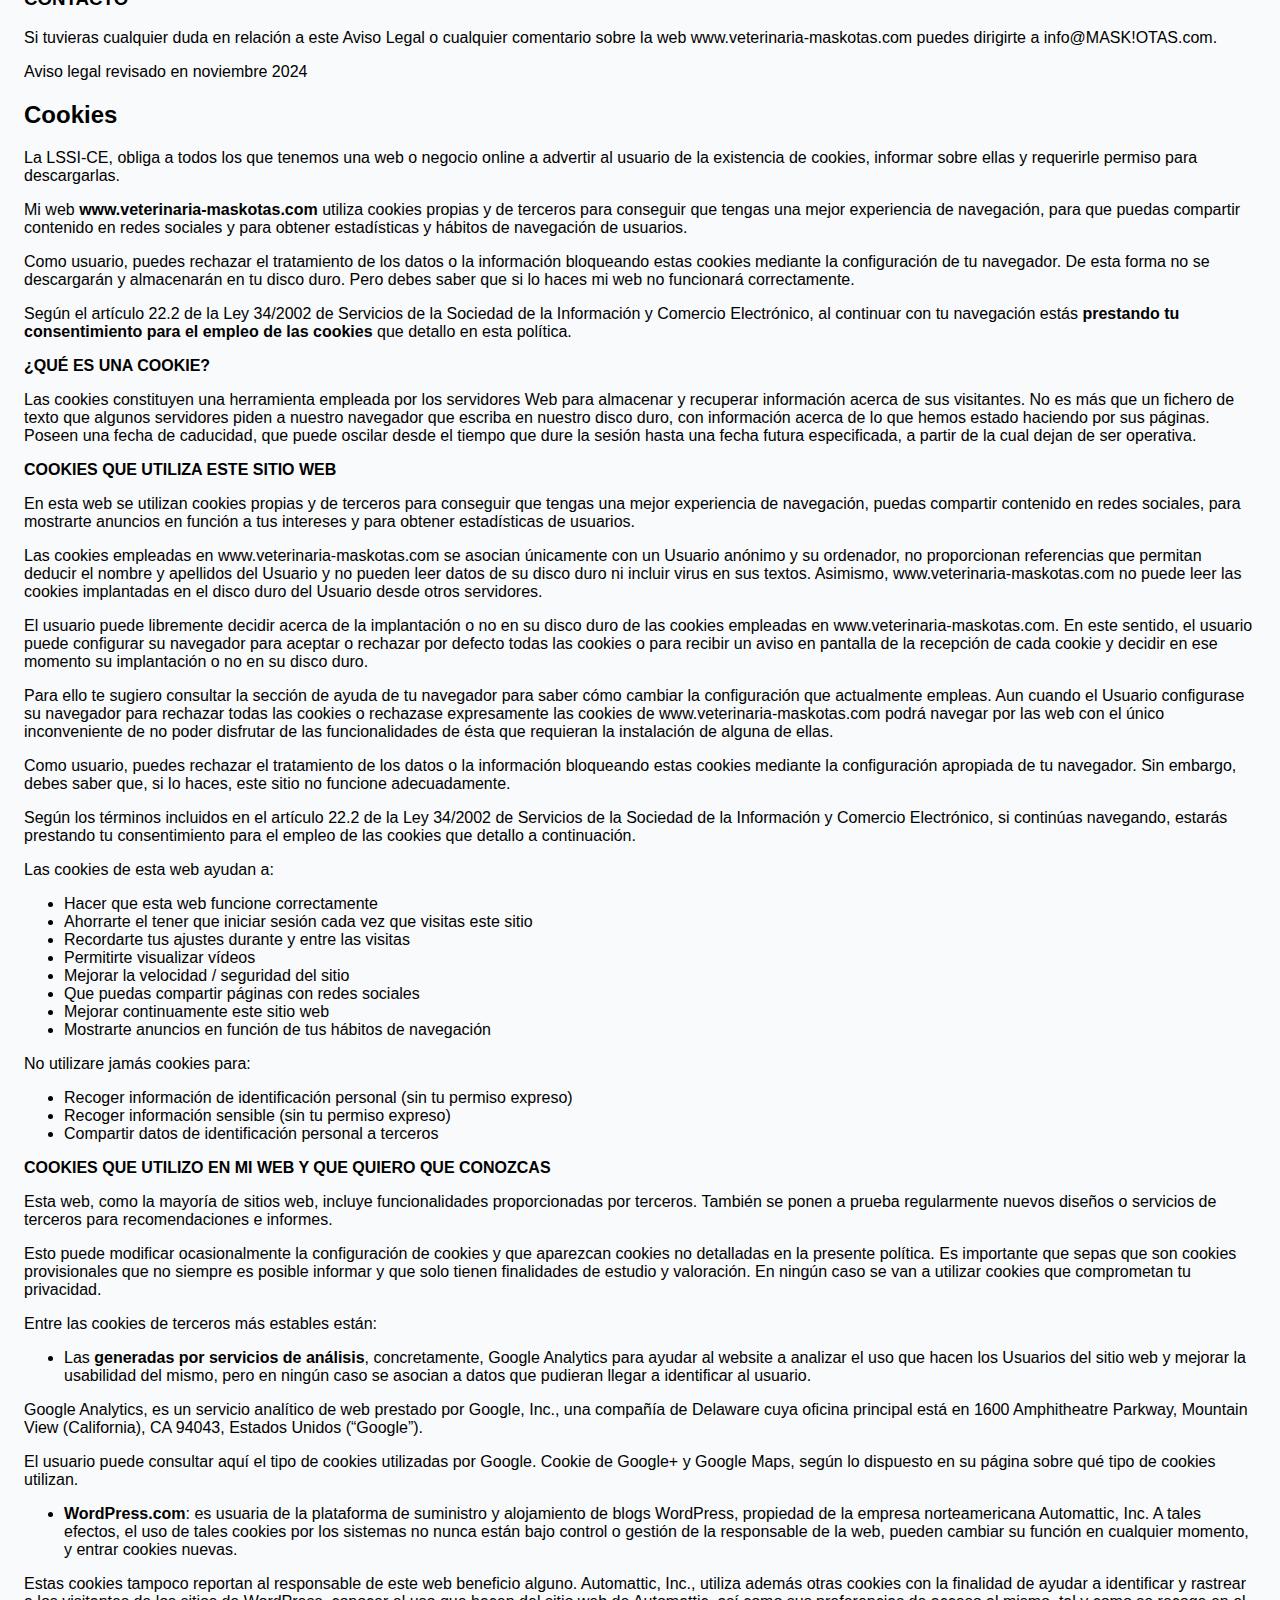
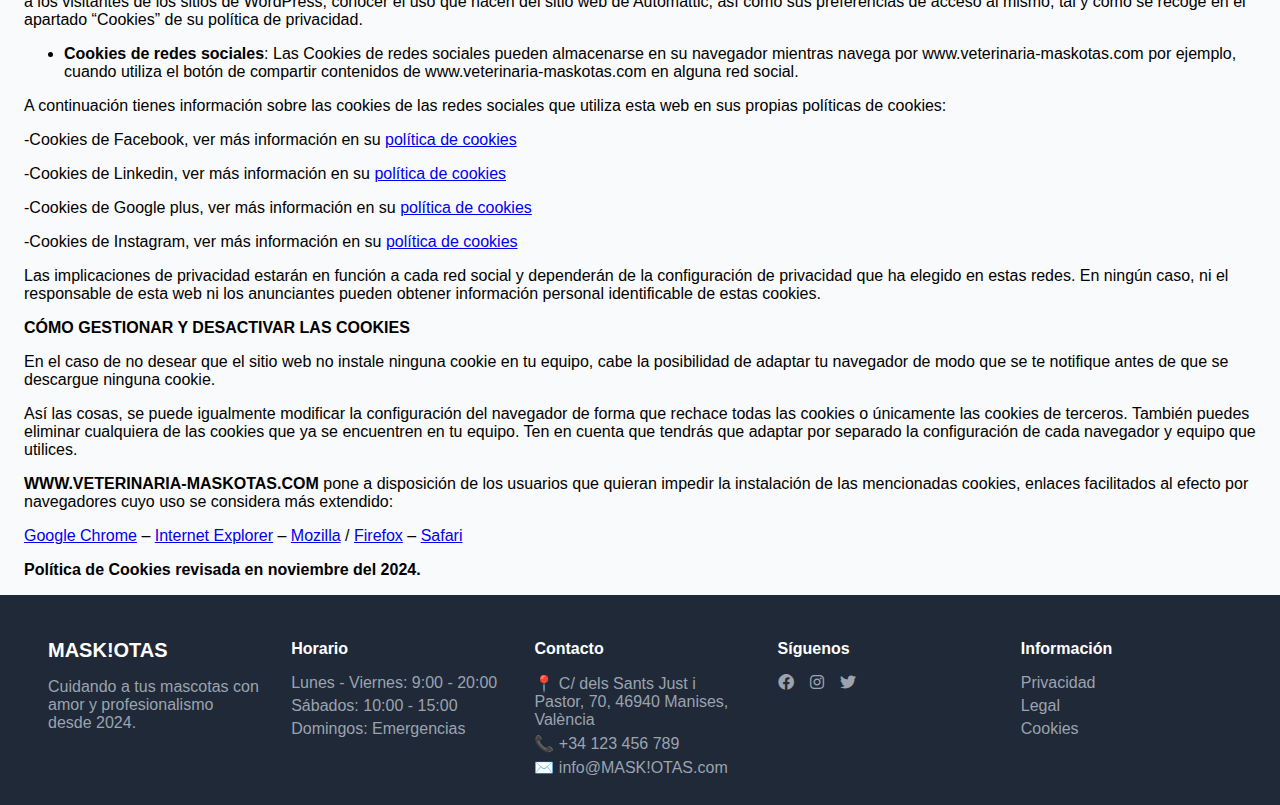
<file: legal.html>
<!DOCTYPE html>
<html lang="es">

<head>
    <meta charset="UTF-8">
    <meta name="viewport" content="width=device-width, initial-scale=1.0">
    <title>MASK!OTAS - Legal</title>
    <link rel="stylesheet" href="style.css">
    <link rel="stylesheet" href="https://cdnjs.cloudflare.com/ajax/libs/font-awesome/6.0.0/css/all.min.css">
    <script type="text/javascript" src="scripts/index.js"></script>
    <script>window.gtranslateSettings = {"default_language":"es","languages":["es","en"],"wrapper_selector":".gtranslate_wrapper"}</script>
    <script src="https://cdn.gtranslate.net/widgets/latest/flags.js" defer></script>
</head>

<body>
    <!-- Barra de navegación -->
    <nav>
        <div class="nav-container">
            <div class="logo">
                <i class="fas fa-paw"></i>
                <span>MASK!OTAS</span>
            </div>
            <div id="menu-nav" class="nav-links">
                <a href="index.html">Inicio</a>
                <a href="servicios.html">Servicios</a>
                <a href="citas.html">Reservar Cita</a>
                <a href="index.html#blog">Blog</a>
                <a href="index.html#resenias">Reseñas</a>
                <a href="index.html#suscribirse">Suscribete</a>
                <a href="contacto.html">Contacto</a>
            </div>
            <div class="menu-icon">
                <a href="javascript:void(0);" class="hamburguesa" onclick="abrirMenuMovil()">
                    <i class="fa fa-bars"></i>
                </a>
            </div>
            <div class="gtranslate_wrapper"></div>
        </div>
    </nav>


    <!-- Sección de Privacidad -->
    <section id="privacidad" class="privacidad">
        <div class="container">
            <h2>PRIVACIDAD</h2>

            <p>Tu privacidad es importante para mi. En esta declaración de privacidad te explico qué datos personales
                recopilo de mis usuarios y cómo los utilizo. Te animo a leer detenidamente estos términos antes de
                facilitar tus datos personales en esta web. Los mayores de trece años podrán registrarse en
                www.veterinaria-maskotas.com como usuarios sin el previo consentimiento de sus padres o tutores.</p>

            <p>En el caso de los menores de trece años se requiere el consentimiento de los padres o tutores para el
                tratamiento de sus datos personales.</p>

            <p>En ningún caso se recabarán del menor de edad datos relativos a la situación profesional, económica o a
                la intimidad de los otros miembros de la familia, sin el consentimiento de éstos.</p>

            <p>Si eres menor de trece años y has accedido a este sitio web sin avisar a tus padres no debes registrarte
                como usuario.</p>

            <p>En esta web se respetan y cuidan los datos personales de los usuarios. Como usuario debes saber que tus
                derechos están garantizados.</p>

            <p>Me he esforzado en crear un espacio seguro y confiable y por eso quiero compartir mis principios respecto
                a tu privacidad:</p>

            <ul>
                <li>Nunca solicito información personal a menos que realmente sea necesaria para prestarte los servicios
                    que me requieras.</li>
                <li>Nunca comparto información personal de mis usuarios con nadie, excepto para cumplir con la ley o en
                    caso que cuente con tu autorización expresa.</li>
                <li>Nunca utilizo tus datos personales con una finalidad diferente a la expresada en esta política de
                    privacidad.</li>
            </ul>

            <p>Es preciso advertir que esta Política de Privacidad podría variar en función de exigencias legislativas o
                de autorregulación, por lo que se aconseja a los usuarios que la visiten periódicamente. Será aplicable
                en caso de que los usuarios decidan rellenar algún formulario de cualquiera de sus formularios de
                contacto donde se recaben datos de carácter personal.</p>

            <p> Www.veterinaria-maskotas.com ha adecuado esta web a las exigencias de la Ley Orgánica 15/1999, de 13 de
                diciembre, de Protección de Datos de Carácter Personal (LOPD), y al Real Decreto 1720/2007, de 21 de
                diciembre, conocido como el Reglamento de desarrollo de la LOPD. Cumple también con el Reglamento (UE)
                2016/679 del Parlamento Europeo y del Consejo de 27 de abril de 2016 relativo a la protección de las
                personas físicas (RGPD), así como con la Ley 34/2002, de 11 de julio, de Servicios de la Sociedad de la
                Información y Comercio Electrónico (LSSICE o LSSI).</p>

            <h3>Responsable del tratamiento de tus datos personales</h3>

            <ul>
                <li><strong>Identidad del Responsable</strong>: Clínica Veterinaria Mask!otas</li>
                <li><strong>Nombre comercial</strong>: www.veterinaria-maskotas.com</li>
                <li><strong>NIF/CIF</strong>:&nbsp;A11122233</li>
                <li><strong>Dirección</strong>: C/ dels Sants Just i Pastor, 70, 46940 Manises, València</li>
                <li><strong>Correo electrónico</strong>:&nbsp;info@MASK!OTAS.com</li>
                <li><strong>Actividad</strong>: Clínica veterinaria</li>
            </ul>

            <p>A efectos de lo previsto en el Reglamento General de Protección de Datos antes citado, los datos
                personales que me envíes a través de los formularios de la web, recibirán el tratamiento de datos de
                “Usuarios de la web y suscriptores”.</p>

            <p>Para el tratamiento de datos de mis usuarios, implemento todas las medidas técnicas y organizativas de
                seguridad establecidas en la legislación vigente.</p>

            <h3>Principios que aplicaré a tu información personal</h3>

            <p>En el tratamiento de tus datos personales, aplicaré los siguientes principios que se ajustan a las
                exigencias del nuevo reglamento europeo de protección de datos.</p>

            <ul>
                <li>Principio de licitud, lealtad y transparencia: Siempre voy a requerir tu consentimiento para el
                    tratamiento de tus datos personales para uno o varios fines específicos que te informaré previamente
                    con absoluta transparencia.</li>
                <li>Principio de minimización de datos: Solo voy a solicitar datos estrictamente necesarios en relación
                    con los fines para los que los requiero. Los mínimos posibles.</li>
                <li>Principio de limitación del plazo de conservación: los datos serán mantenidos durante no más tiempo
                    del necesario para los fines del tratamiento, en función a la finalidad, te informaré del plazo de
                    conservación correspondiente, en el caso de suscripciones, periódicamente revisaré mis listas y
                    eliminaré aquellos registros inactivos durante un tiempo considerable.</li>
                <li>Principio de integridad y confidencialidad: Tus datos serán tratados de tal manera que se garantice
                    una seguridad adecuada de los datos personales y se garantice confidencialidad. Debes saber que tomo
                    todas las precauciones necesarias para evitar el acceso no autorizado o uso indebido de los datos de
                    mis usuarios por parte de terceros.</li>
            </ul>

            <h3>¿Cómo he obtenido tus datos?</h3>

            <p>Los datos personales que trato en www.veterinaria-maskotas.com proceden de:</p>

            <ul>
                <li>Formulario de contacto</li>
                <li>Formulario de subscripción</li>
                <li>Comentarios en blog</li>
            </ul>

            <h3>¿Cuáles son tus derechos cuando me facilitas tus datos?</h3>

            <p>Cualquier persona tiene derecho a obtener confirmación sobre si en www.veterinaria-maskotas.com estoy
                tratando datos personales que me concierne, o no.</p>

            <p>Las personas interesadas tienen derecho a:</p>

            <ul>
                <li>Solicitar el acceso a los datos personales relativos al interesado</li>
                <li>Solicitar su rectificación o supresión</li>
                <li>Solicitar la limitación de su tratamiento</li>
                <li>Oponerse al tratamiento</li>
                <li>Solicitar la portabilidad de los datos</li>
            </ul>

            <p>Los interesados podrán <strong>acceder</strong> a sus datos personales, así como a solicitar la
                <strong>rectificación</strong> de los datos inexactos o, en su caso, solicitar su
                <strong>supresión</strong> cuando, entre otros motivos, los datos ya no sean necesarios para los fines
                que fueron recogidos. En determinadas circunstancias, los interesados podrán solicitar la
                <strong>limitación</strong> del tratamiento de sus datos, en cuyo caso únicamente los conservaré para el
                ejercicio o la defensa de reclamaciones.</p>

            <p>En determinadas circunstancias y por motivos relacionados con su situación particular, los interesados
                podrán <strong>oponerse</strong> al tratamiento de sus datos. Clínica Veterinaria Mask!otas dejará de
                tratar los datos, salvo por motivos legítimos imperiosos, o el ejercicio o la defensa de posibles
                reclamaciones. Cómo interesado, tienes derecho a recibir los datos personales que te incumban, que me
                hayas facilitado y en un formato estructurado, de uso común y lectura mecánica, y a transmitirlos a otro
                responsable del tratamiento cuando:</p>

            <ul>
                <li>El tratamiento esté basado en el consentimiento</li>
                <li>Los datos hayan sido facilitados por la persona interesada.</li>
                <li>El tratamiento se efectúe por medios automatizados.</li>
            </ul>

            <p>Al ejercer tu derecho a la portabilidad de los datos, tendrás derecho a que los datos personales se
                transmitan directamente de responsable a responsable cuando sea técnicamente posible.</p>

            <p>Los interesados también tendrán derecho a la tutela judicial efectiva y a presentar una reclamación ante
                la autoridad de control, en este caso, la Agencia Española de Protección de Datos, si consideran que el
                tratamiento de datos personales que le conciernen infringe el Reglamento.</p>

            <h3>¿Con qué finalidad trato tus datos personales?</h3>

            <p>Cuando un usuario se conecta con esta web por ejemplo para comentar un post, mandar un correo al titular,
                suscribirse o realizar alguna contratación, está facilitando información de carácter personal de la que
                es responsable www.veterinaria-maskotas.com. Esa información puede incluir datos de carácter personal
                como pueden ser tu dirección IP, nombre, dirección física, dirección de correo electrónico, número de
                teléfono, y otra información. Al facilitar esta información, el usuario da su consentimiento para que su
                información sea recopilada, utilizada, gestionada y almacenada por www.veterinaria-maskotas.com, sólo
                como se describe en el Aviso Legal y en la presente Política de Privacidad.</p>

            <p>En www.veterinaria-maskotas.com existen diferentes sistemas de captura de información personal y trato la
                información que me facilitan las personas interesadas con el siguiente fin por cada sistema de captura
                (formularios):</p>

            <ul>
                <li><strong>Formulario de contacto</strong>: Solicito los siguientes datos personales: Nombre, Email,
                    para responder a los requerimientos de los usuarios de www.veterinaria-maskotas.com Por ejemplo,
                    puedo utilizar esos datos para responder a tu solicitud y dar respuesta a las dudas, quejas,
                    comentarios o inquietudes que puedas tener relativas a la información incluida en la web, los
                    servicios que se prestan a través de la web, el tratamiento de sus datos personales, cuestiones
                    referentes a los textos legales incluidos en la web, así como cualesquiera otras consultas que
                    puedas tener y que no estén sujetas a las condiciones de contratación. Te informo que los datos que
                    me facilitas estarán ubicados en los servidores de 1&amp;1 IONO (proveedor hosting de Clínica
                    Veterinaria Mask!otas) AVENIDA DE LA VEGA, 1 &#8211; ED VEGANOVA &#8211; ED 3 PISO 5 PTA C,
                    Alcobendas, Madrid, dentro de la UE.</li>
                <li><strong>Formulario de alta para comentarios del blog</strong>: Para comentar las publicaciones del
                    blog www.cilinicaveterinariarecuerda.com se requiere que el usuario se dé de alta a través de este
                    formulario. En este caso, solicito los siguientes datos personales: Nombre, Email, Una vez dado de
                    alta, el usuario podrá realizar tantos comentarios como desee y dar respuesta sobre los anteriores.
                    Te informo que los datos que me facilitas estarán ubicados en los servidores de 1&amp;1 IONO
                    (proveedor de Clínica Veterinaria Mask!otas) AVENIDA DE LA VEGA, 1 &#8211; ED VEGANOVA &#8211; ED 3
                    PISO 5 PTA C, Alcobendas, Madrid, dentro de la UE.</li>
            </ul>

            <p>Existen otras finalidades por la que trato tus datos personales:</p>

            <ul>
                <li>Para garantizar el cumplimiento de las condiciones de uso y la ley aplicable. Esto puede incluir el
                    desarrollo de herramientas y algoritmos que ayudan a esta web a garantizar la confidencialidad de
                    los datos personales que recoge.</li>
                <li>Para apoyar y mejorar los servicios que ofrece esta web.</li>
                <li>También se recogen otros datos no identificativos que se obtienen mediante algunas cookies que se
                    descargan en el ordenador del usuario cuando navega en esta web que detallo en la política de
                    cookies.</li>
                <li>Para gestionar las redes sociales. www.veterinaria-maskotas.com puede tener presencia en redes
                    sociales. El tratamiento de los datos que se lleve a cabo de las personas que se hagan seguidoras en
                    las redes sociales de las páginas oficiales de www.veterinaria-maskotas.com, se regirá por este
                    apartado. Así como por aquellas condiciones de uso, políticas de privacidad y normativas de acceso
                    que pertenezcan a la red social que proceda en cada caso y aceptadas previamente por el usuario de
                    Clínica Veterinaria Mask!otas. Tratará sus datos con las finalidades de administrar correctamente su
                    presencia en la red social, informando de actividades, productos o servicios de
                    www.veterinaria-maskotas.com. Así como para cualquier otra finalidad que las normativas de las redes
                    sociales permitan. En ningún caso utilizaré los perfiles de seguidores en redes sociales para enviar
                    publicidad de manera individual.</li>
            </ul>

            <p>De acuerdo a lo establecido en el reglamento general de protección de datos europeo (RGPD) 2016/679,
                Clínica Veterinaria Mask!otas ( www.veterinaria-maskotas.com) con domicilio en C/ dels Sants Just i Pastor, 70, 46940 Manises, València,
                será responsable del tratamiento de los datos correspondientes a Usuarios de la web y suscriptores.</p>

            <p> Www.veterinaria-maskotas.com, no vende, alquila ni cede datos de carácter personal que puedan
                identificar al usuario, ni lo hará en el futuro, a terceros sin el consentimiento previo. Sin embargo,
                en algunos casos se pueden realizar colaboraciones con otros profesionales, en esos casos, se requerirá
                consentimiento a los usuarios informando sobre la identidad del colaborador y la finalidad de la
                colaboración. Siempre se realizará con los más estrictos estándares de seguridad.</p>

            <h3>Legitimación para el tratamiento de tus datos</h3>

            <p>La base legal para el tratamiento de sus datos es: el consentimiento.</p>

            <p>Para contactar o realizar comentarios en esta web se requiere el consentimiento con esta política de
                privacidad.</p>

            <p>La oferta prospectiva o comercial de productos y servicios está basada en el consentimiento que se le
                solicita, sin que en ningún caso la retirada de este consentimiento condicione la ejecución del contrato
                de suscripción.</p>

            <h3>Categoría de datos</h3>

            <p>Las categorías de datos que se tratan son datos identificativos.</p>

            <p>No se tratan categorías de datos especialmente protegidos.</p>

            <h3>¿Por cuánto tiempo conservaré tus datos?</h3>

            <p>Los datos personales proporcionados se conservarán:</p>

            <p><strong>Hasta que no se solicite su supresión por el interesado</strong>.</p>

            <h3>¿A qué destinatarios se comunicarán tus datos?</h3>

            <p>Algunas herramientas que utilizo para gestionar tus datos son contratados por terceros.</p>

            <p>Para prestar servicios estrictamente necesarios para el desarrollo de la actividad,
                www.veterinaria-maskotas.com, comparte datos con los siguientes prestadores bajo sus correspondientes
                condiciones de privacidad:</p>

            <ul>
                <li><strong>Google Analytics</strong>: un servicio analítico de web prestado por Google, Inc., una
                    compañía de Delaware cuya oficina principal está en 1600 Amphitheatre Parkway, Mountain View
                    (California), CA 94043, Estados Unidos (“Google”). Google Analytics utiliza “cookies”, que son
                    archivos de texto ubicados en tu ordenador, para ayudar a www.veterinaria-maskotas.com a analizar el
                    uso que hacen los usuarios del sitio web. La información que genera la cookie acerca de su uso de
                    www.veterinaria-maskotas.com (incluyendo tu dirección IP) será directamente transmitida y archivada
                    por Google en los servidores de Estados Unidos.</li>
                <li><strong>Hosting</strong>: 1&amp;1 IONOS AVENIDA DE LA VEGA, 1 &#8211; ED VEGANOVA &#8211; ED 3 PISO
                    5 PTA C, Alcobendas, Madrid. Más información en: www.iono.es. 1&amp;1 IONO trata los datos con la
                    finalidad de realizar sus servicios de hosting a Clínica Veterinaria Recuerda.</li>
                <li><strong>Plataforma web</strong>: WordPress.org, más información en https://wordpress.org/ trata los
                    datos con la finalidad de realizar sus servicios de soporte a Clínica Veterinaria Mask!otas.</li>
            </ul>

            <h3>Navegación</h3>

            <p>Al navegar por www.veterinaria-maskotas.com se pueden recoger datos no identificables, que pueden
                incluir, direcciones IP, ubicación geográfica (aproximadamente), un registro de cómo se utilizan los
                servicios y sitios, y otros datos que no pueden ser utilizados para identificar al usuario. Entre los
                datos no identificativos están también los relacionados a tus hábitos de navegación a través de
                servicios de terceros. Esta web utiliza los siguientes servicios de análisis de terceros:</p>

            <ul>
                <li>Google analytics</li>
                <li>Semrush</li>
                <li>Pixel de Facebook</li>
            </ul>

            <p>Utilizo esta información para analizar tendencias, administrar el sitio, rastrear los movimientos de los
                usuarios alrededor del sitio y para recopilar información demográfica sobre mi base de usuarios en su
                conjunto.</p>

            <h3>Secreto y seguridad de los datos</h3>

            <p>Www.veterinaria-maskotas.com se compromete en el uso y tratamiento de los datos incluidos personales de
                los usuarios, respetando su confidencialidad y a utilizarlos de acuerdo con la finalidad del mismo, así
                como a dar cumplimiento a su obligación de guardarlos y adaptar todas las medidas para evitar la
                alteración, pérdida, tratamiento o acceso no autorizado, de conformidad con lo establecido en la
                normativa vigente de protección de datos.</p>

            <p>Esta web incluye un certificado SSL. Se trata de un protocolo de seguridad que hace que tus datos viajen
                de manera íntegra y segura, es decir, la transmisión de los datos entre un servidor y usuario web, y en
                retroalimentación, es totalmente cifrada o encriptada.</p>

            <p>www.veterinaria-maskotas.com no puede garantizar la absoluta inexpugnabilidad de la red Internet y por
                tanto la violación de los datos mediante accesos fraudulentos a ellos por parte de terceros.</p>

            <p>Con respecto a la confidencialidad del procesamiento, Clínica Veterinaria Mask!otas se asegurará de que
                cualquier persona que esté autorizada por www.veterinaria-maskotas.com para procesar los datos del
                cliente (incluido su personal, colaboradores y prestadores), estará bajo la obligación apropiada de
                confidencialidad (ya sea un deber contractual o legal).</p>

            <p>Cuando se presente algún incidente de seguridad, al darse cuenta www.veterinaria-maskotas.com, deberá
                notificar al Cliente sin demoras indebidas y deberá proporcionar información oportuna relacionada con el
                Incidente de Seguridad tal como se conozca o cuando el Cliente lo solicite razonablemente.</p>

            <h3>Exactitud y veracidad de los datos</h3>

            <p>Como usuario, eres el único responsable de la veracidad y corrección de los datos que remitas a
                www.veterinaria-maskotas.com exonerando a Clínica Veterinaria Mask!otas ( www.veterinaria-maskotas.com),
                de cualquier responsabilidad al respecto.</p>

            <p>Los usuarios garantizan y responden, en cualquier caso, de la exactitud, vigencia y autenticidad de los
                datos personales facilitados, y se comprometen a mantenerlos debidamente actualizados. El usuario acepta
                proporcionar información completa y correcta en el formulario de contacto o suscripción.</p>

            <h3>Aceptación y consentimiento</h3>

            <p>El usuario declara haber sido informado de las condiciones sobre protección de datos de carácter
                personal, aceptando y consintiendo el tratamiento de los mismos por parte de Clínica Veterinaria
                Mask!otas ( www.veterinaria-maskotas.com) en la forma y para las finalidades indicadas en esta política
                de privacidad.</p>

            <h3>Revocabilidad</h3>

            <p>El consentimiento prestado, tanto para el tratamiento como para la cesión de los datos de los
                interesados, es revocable en cualquier momento comunicándolo a Clínica Veterinaria Mask!otas (
                www.veterinaria-maskotas.com) en los términos establecidos en esta Política para el ejercicio de los
                derechos ARCO. Esta revocación en ningún caso tendrá carácter retroactivo.</p>

            <h3>Cambios en la política de privacidad</h3>

            <p>Clínica Veterinaria Mask!otas se reserva el derecho a modificar la presente política para adaptarla a
                novedades legislativas o jurisprudenciales, así como a prácticas de la industria. En dichos supuestos,
                Clínica Veterinaria Mask!otas anunciará en esta página los cambios introducidos con razonable antelación
                a su puesta en práctica.</p>

            <h3>Correos comerciales</h3>

            <p>De acuerdo con la LSSICE, www.veterinaria-maskotas.com no realiza prácticas de SPAM, por lo que no envía
                correos comerciales por vía electrónica que no hayan sido previamente solicitados o autorizados por el
                usuario. En consecuencia, en cada uno de los formularios habidos en la web, el usuario tiene la
                posibilidad de dar su consentimiento expreso para recibir el boletín, con independencia de la
                información comercial puntualmente solicitada.</p>

            <p>Conforme a lo dispuesto en la Ley 34/2002 de Servicios de la Sociedad de la Información y de comercio
                electrónico, www.veterinaria-maskotas.com se compromete a no enviar comunicaciones de carácter comercial
                sin identificarlas debidamente.</p>

            <p><strong>Política revisada en noviembre de 2024</strong>.</p>
        </div>
    </section>

    <!-- Sección Legal -->
    <section id="legal" class="legal">
        <div class="container">
            <h2>Legal</h2>
            <p>
                Si has llegado hasta aquí, es porque te interesa saber quién hay detrás de esta web. Puedo garantizarte
                que te encuentras en un espacio 100% seguro, cumpliendo con el deber de información recogido en el
                artículo 10 de la Ley 34/2002, de 11 de julio, de Servicios de la Sociedad de la Información y del
                Comercio Electrónico.
            </p>
            <h3>DATOS DEL RESPONSABLE</h3>
            <p>
                En este apartado encontrarás toda la información sobre mí, tal como lo exige la actual Ley de la
                Sociedad de la Información y el Comercio electrónico.
            </p>
            <p>
                <strong>Identidad del Responsable:</strong> Veterinaria Mask!otas<br>
                <strong>Nombre comercial:</strong> Veterinaria Mask!otas<br>
                <strong>NIF/CIF:</strong> A11122233<br>
                <strong>Dirección:</strong> C/ dels Sants Just i Pastor, 70, 46940 Manises, València<br>
                <strong>Correo electrónico:</strong> info@MASK!OTAS.com<br>
            </p>
            <!-- <h3>EL OBJETIVO Y FINALIDADES DE ESTA WEB</h3>
        <p>
            El objetivo de esta web es ofrecerte un lugar donde puedas conocer mi trabajo, leer mis contenidos y acceder a todos los servicios que ofrezco.<br>
            Los servicios prestados son los siguientes:
        </p>

        <ul>
            Ofrecer servicios veterinarios generales y especialidades (oftalmología, oncología, citología y ecografía).
            Suministrar contenidos en el blog.
            Gestionar la lista de suscriptores del blog y moderar comentarios.
        </ul> -->

            <h3>USUARIOS Y OBLIGACIONES</h3>
            <p>
                La presentes Condiciones Generales regulan el uso de las páginas web integrantes de
                www.veterinaria-maskotas.com. El acceso y uso de esta web atribuye la condición de USUARIO, aceptando
                los términos de uso y someterse a las Condiciones Generales vigentes en cada momento. Respecto de los
                contenidos de esta web, se prohíbe al USUARIO:
            </p>
            <ul>
                <li>Incurrir en actividades ilícitas, ilegales o contrarias a la buena fe y al orden público.</li>
                <li>Difundir contenidos o propaganda de carácter racista, xenófobo, pornográfico-ilegal, de apología del
                    terrorismo o atentatorio contra los derechos humanos.</li>
                <li>Provocar daños en sistemas físicos y lógicos de www.veterinaria-maskotas.com, sus proveedores o de
                    terceras personas.</li>
                <li>Intentar acceder y, en su caso, utilizar las cuentas de otros usuarios o servicios personales y
                    modificar o manipular sus mensajes o contenidos.</li>
                <li>Realizar cualquier otro uso que de cualquier forma puedan dañar, inutilizar, sobrecargar o
                    deteriorar el portal o los servicios o impedir la normal utilización o disfrute del portal o de los
                    servicios por parte de los usuarios.</li>
            </ul>
            <p>
                Veterinaria Mask!otas se reserva el derecho de retirar todos aquellos comentarios y aportaciones que
                vulneren el respeto a la dignidad de la persona, que sean discriminatorios, xenófobos, racistas,
                pornográficos, que atenten contra la juventud o la infancia, el orden o la seguridad pública o que, a su
                juicio, no resultaran adecuados para su publicación. En cualquier caso, Veterinaria Mask!otas no será
                responsable de las opiniones vertidas por los usuarios a través de los foros u otras formas de
                participación.
            </p>
            <h3>ENLACES EXTERNOS</h3>
            <p>
                Las páginas que componen www.veterinaria-maskotas.com pueden proporcionar enlaces a otros sitios web de
                terceros. El objetivo de estos es compartir contenido de otros que son útiles e interesantes para los
                USUARIOS.
            </p>
            <p>
                Esta web no se responsabiliza de los resultados que puedan derivarle al usuario por acceder a dichos
                enlaces, aunque siempre busco sitios web de máxima confianza y garantías. La información que se
                proporcione en estos sitios web está sujeta a las políticas de privacidad que se utilizan en estos
                sitios web y no a la política de privacidad de www.veterinaria-maskotas.com.
            </p>
            <p>
                El establecimiento del enlace no implica en ningún caso la existencia de relaciones entre Clínica
                Veterinaria Mask!otas y el propietario del sitio en el que se establezca el enlace, ni la aceptación
                o aprobación por parte de www.veterinaria-maskotas.com de sus contenidos o servicios.
            </p>
            <h3>PLATAFORMA DE RESOLUCIÓN DE CONFLICTOS</h3>
            <p>
                Por si te interesa, pongo a tu disposición como usuario la plataforma de resolución de litigios que
                facilita la Comisión Europea y que se encuentra disponible en el siguiente enlace: <a
                    href="http://ec.europa.eu/consumers/odr/">http://ec.europa.eu/consumers/odr/</a>
            </p>
            <h3>EXCLUSIÓN DE GARANTÍAS Y RESPONSABILIDADES</h3>
            <p>
                Veterinaria Mask!otas no otorga ninguna garantía ni se hace responsable, en ningún caso, de los daños y
                perjuicios de cualquier naturaleza que pudieran traer causa de:
            </p>
            <ul>
                <li>La falta de disponibilidad, mantenimiento y efectivo funcionamiento de la web o de sus servicios y
                    contenidos.</li>
                <li>La existencia de virus, programas maliciosos o lesivos en los contenidos.</li>
                <li>El uso ilícito, negligente, fraudulento o contrario a este Aviso Legal.</li>
                <li>La falta de licitud, calidad, fiabilidad, utilidad y disponibilidad de los servicios prestados por
                    terceros y puestos a disposición de los usuarios en el sitio web.</li>
            </ul>
            <h3>MODIFICACIONES</h3>
            <p>
                Veterinaria Mask!otas podrá modificar los términos del presente “Aviso Legal” total o parcialmente,
                publicando cualquier cambio en la misma forma en que aparecen estas condiciones.
            </p>
            <p>
                La vigencia temporal de estas condiciones coincide, por lo tanto, con el tiempo de su exposición, hasta
                que sean modificadas total o parcialmente, momento en el cual pasarán a tener vigencia las condiciones
                modificadas.
            </p>
            <h3>RECLAMACIONES</h3>
            <p>
                El usuario podrá realizar reclamaciones a través del menú de <a href="contacto.html">Contacto</a> o
                remitiendo un correo electrónico a info@MASK!OTAS.com indicando su nombre y apellidos, el
                producto/servicio adquirido y exponiendo los motivos de su reclamación. También puedes dirigir tu
                reclamación por correo postal dirigido, solicite la dirección a través del email: info@MASK!OTAS.com ,
                utilizando, si lo desea, el siguiente formulario de reclamación:
            </p>
            A la atención de: Veterinaria Mask!otas
            Email: info@MASK!OTAS.com
            <ul>
                <li>Nombre del usuario:</li>
                <li>Domicilio del usuario:</li>
                <li>Firma del usuario (solo si se presenta en papel):</li>
                <li>Fecha:</li>
                <li>Motivo de la reclamación:</li>
            </ul>
            <h3>PROPIEDAD INTELECTUAL E INDUSTRIAL</h3>
            <p>
                Mediante lo dispuesto en los artículos 8 y 32.1 de la Ley de Propiedad intelectual, queda expresamente
                prohibidas al usuario la reproducción, transformación, distribución, comunicación pública, puesta a
                disposición del público, extracción, reutilización, reenvío o la utilización de cualquier naturaleza,
                por cualquier medio o procedimiento, de cualquiera de ellos, salvo en los casos en que esté legalmente
                permitido o sea autorizado por el titular de los correspondientes derechos.
            </p>
            <p>
                El usuario conoce y acepta que la totalidad del sitio web, conteniendo sin carácter exhaustivo el texto,
                software, contenidos (incluyendo estructura, selección, ordenación y presentación de los mismos)
                fotografías, material audiovisual y gráficos, está protegida por marcas, derechos de autor y otros
                derechos legítimos registrados, de acuerdo con los tratados internacionales en los que España es parte y
                otros derechos de propiedad y leyes de España.
            </p>
            <p>
                En el caso de que un usuario o un tercero consideren que se ha producido una violación de sus legítimos
                derechos de propiedad intelectual por la introducción de un determinado contenido en el Web, deberá
                notificar dicha circunstancia a Veterinaria Mask!otas indicando: Datos personales del interesado titular
                de los derechos presuntamente infringidos, o indicar la representación con la que actúa en caso de que
                la reclamación la presente un tercero distinto del interesado.
            </p>
            <p>
                Señalar los contenidos protegidos por los derechos de propiedad intelectual y su ubicación en el Web, la
                acreditación de los derechos de propiedad intelectual señalados y declaración expresa en la que el
                interesado se responsabiliza de la veracidad de las informaciones facilitadas en la notificación.
            </p>

            <h3>LEY APLICABLE Y JURIDISCCIÓN</h3>
            <p>
                Con carácter general las relaciones entre www.veterinaria-maskotas.com y los Usuarios de sus servicios
                telemáticos, presentes en esta web, se encuentran sometidas a la legislación y jurisdicción españolas y
                a los Tribunales de Granada.
            </p>

            <h3>CONTACTO</h3>
            <p>
                Si tuvieras cualquier duda en relación a este Aviso Legal o cualquier comentario sobre la web
                www.veterinaria-maskotas.com puedes dirigirte a info@MASK!OTAS.com.
            </p>
            <p>
                Aviso legal revisado en noviembre 2024
            </p>
        </div>
    </section>

    <!-- Sección de Cookies -->
    <section id="cookies" class="cookies">
        <div class="container">
            <h2>Cookies</h2>

            <p>La LSSI-CE, obliga a todos los que tenemos una web o negocio online a advertir al usuario de la
                existencia de cookies, informar sobre ellas y requerirle permiso para descargarlas.</p>

            <p>Mi web <strong>www.veterinaria-maskotas.com</strong> utiliza cookies propias y de terceros para conseguir
                que tengas una mejor experiencia de navegación, para que puedas compartir contenido en redes sociales y
                para obtener estadísticas y hábitos de navegación de usuarios.</p>

            <p>Como usuario, puedes rechazar el tratamiento de los datos o la información bloqueando estas cookies
                mediante la configuración de tu navegador. De esta forma no se descargarán y almacenarán en tu disco
                duro. Pero debes saber que si lo haces mi web no funcionará correctamente.</p>

            <p>Según el artículo 22.2 de la Ley 34/2002 de Servicios de la Sociedad de la Información y Comercio
                Electrónico, al continuar con tu navegación estás <strong>prestando tu consentimiento para el empleo de
                    las cookies</strong> que detallo en esta política.</p>

            <p><strong>¿QUÉ ES UNA COOKIE?</strong></p>

            <p>Las cookies constituyen una herramienta empleada por los servidores Web para almacenar y recuperar
                información acerca de sus visitantes. No es más que un fichero de texto que algunos servidores piden a
                nuestro navegador que escriba en nuestro disco duro, con información acerca de lo que hemos estado
                haciendo por sus páginas. Poseen una fecha de caducidad, que puede oscilar desde el tiempo que dure la
                sesión hasta una fecha futura especificada, a partir de la cual dejan de ser operativa.</p>

            <p><strong>COOKIES QUE UTILIZA ESTE SITIO WEB</strong></p>

            <p>En esta web se utilizan cookies propias y de terceros para conseguir que tengas una mejor experiencia de
                navegación, puedas compartir contenido en redes sociales, para mostrarte anuncios en función a tus
                intereses y para obtener estadísticas de usuarios.</p>

            <p>Las cookies empleadas en www.veterinaria-maskotas.com se asocian únicamente con un Usuario anónimo y su
                ordenador, no proporcionan referencias que permitan deducir el nombre y apellidos del Usuario y no
                pueden leer datos de su disco duro ni incluir virus en sus textos. Asimismo,
                www.veterinaria-maskotas.com no puede leer las cookies implantadas en el disco duro del Usuario desde
                otros servidores.</p>

            <p>El usuario puede libremente decidir acerca de la implantación o no en su disco duro de las cookies
                empleadas en www.veterinaria-maskotas.com. En este sentido, el usuario puede configurar su navegador
                para aceptar o rechazar por defecto todas las cookies o para recibir un aviso en pantalla de la
                recepción de cada cookie y decidir en ese momento su implantación o no en su disco duro.</p>

            <p>Para ello te sugiero consultar la sección de ayuda de tu navegador para saber cómo cambiar la
                configuración que actualmente empleas. Aun cuando el Usuario configurase su navegador para rechazar
                todas las cookies o rechazase expresamente las cookies de www.veterinaria-maskotas.com podrá navegar por
                las web con el único inconveniente de no poder disfrutar de las funcionalidades de ésta que requieran la
                instalación de alguna de ellas.</p>

            <p>Como usuario, puedes rechazar el tratamiento de los datos o la información bloqueando estas cookies
                mediante la configuración apropiada de tu navegador. Sin embargo, debes saber que, si lo haces, este
                sitio no funcione adecuadamente.</p>

            <p>Según los términos incluidos en el artículo 22.2 de la Ley 34/2002 de Servicios de la Sociedad de la
                Información y Comercio Electrónico, si continúas navegando, estarás prestando tu consentimiento para el
                empleo de las cookies que detallo a continuación.</p>

            <p>Las cookies de esta web ayudan a:</p>

            <ul>
                <li>Hacer que esta web funcione correctamente</li>
                <li>Ahorrarte el tener que iniciar sesión cada vez que visitas este sitio</li>
                <li>Recordarte tus ajustes durante y entre las visitas</li>
                <li>Permitirte visualizar vídeos</li>
                <li>Mejorar la velocidad / seguridad del sitio</li>
                <li>Que puedas compartir páginas con redes sociales</li>
                <li>Mejorar continuamente este sitio web</li>
                <li>Mostrarte anuncios en función de tus hábitos de navegación</li>
            </ul>

            <p>No utilizare jamás cookies para:</p>

            <ul>
                <li>Recoger información de identificación personal (sin tu permiso expreso)</li>
                <li>Recoger información sensible (sin tu permiso expreso)</li>
                <li>Compartir datos de identificación personal a terceros</li>
            </ul>

            <p><strong>COOKIES QUE UTILIZO EN MI WEB Y QUE QUIERO QUE CONOZCAS</strong></p>

            <p>Esta web, como la mayoría de sitios web, incluye funcionalidades proporcionadas por terceros. También se
                ponen a prueba regularmente nuevos diseños o servicios de terceros para recomendaciones e informes.</p>

            <p>Esto puede modificar ocasionalmente la configuración de cookies y que aparezcan cookies no detalladas en
                la presente política. Es importante que sepas que son cookies provisionales que no siempre es posible
                informar y que solo tienen finalidades de estudio y valoración. En ningún caso se van a utilizar cookies
                que comprometan tu privacidad.</p>

            <p>Entre las cookies de terceros más estables están:</p>

            <ul>
                <li>Las <strong>generadas por servicios de análisis</strong>, concretamente, Google Analytics para
                    ayudar al website a analizar el uso que hacen los Usuarios del sitio web y mejorar la usabilidad del
                    mismo, pero en ningún caso se asocian a datos que pudieran llegar a identificar al usuario.</li>
            </ul>

            <p>Google Analytics, es un servicio analítico de web prestado por Google, Inc., una compañía de Delaware
                cuya oficina principal está en 1600 Amphitheatre Parkway, Mountain View (California), CA 94043, Estados
                Unidos (“Google”).</p>

            <p>El usuario puede consultar aquí el tipo de cookies utilizadas por Google. Cookie de Google+ y Google
                Maps, según lo dispuesto en su página sobre qué tipo de cookies utilizan.</p>

            <ul>
                <li><strong>WordPress.com</strong>: es usuaria de la plataforma de suministro y alojamiento de blogs
                    WordPress, propiedad de la empresa norteamericana Automattic, Inc. A tales efectos, el uso de tales
                    cookies por los sistemas no nunca están bajo control o gestión de la responsable de la web, pueden
                    cambiar su función en cualquier momento, y entrar cookies nuevas.</li>
            </ul>

            <p>Estas cookies tampoco reportan al responsable de este web beneficio alguno. Automattic, Inc., utiliza
                además otras cookies con la finalidad de ayudar a identificar y rastrear a los visitantes de los sitios
                de WordPress, conocer el uso que hacen del sitio web de Automattic, así como sus preferencias de acceso
                al mismo, tal y como se recoge en el apartado “Cookies” de su política de privacidad.</p>

            <ul>
                <li><strong>Cookies de redes sociales</strong>: Las Cookies de redes sociales pueden almacenarse en su
                    navegador mientras navega por www.veterinaria-maskotas.com por ejemplo, cuando utiliza el botón de
                    compartir contenidos de www.veterinaria-maskotas.com en alguna red social.</li>
            </ul>

            <p>A continuación tienes información sobre las cookies de las redes sociales que utiliza esta web en sus
                propias políticas de cookies:</p>

            <p>-Cookies de Facebook, ver más información en su&nbsp;<a
                    href="https://www.facebook.com/policies/cookies/">política de cookies</a></p>

            <p>-Cookies de Linkedin, ver más información en su&nbsp;<a
                    href="https://www.linkedin.com/legal/cookie-policy?trk=hp-cookies">política de cookies</a></p>

            <p>-Cookies de Google plus, ver más información en su&nbsp;<a
                    href="https://www.google.com/intl/es_ALL/+/policy/">política de cookies</a></p>

            <p>-Cookies de Instagram, ver más información en su&nbsp;<a
                    href="https://help.instagram.com/1896641480634370">política de cookies</a></p>

            <p>Las implicaciones de privacidad estarán en función a cada red social y dependerán de la configuración de
                privacidad que ha elegido en estas redes. En ningún caso, ni el responsable de esta web ni los
                anunciantes pueden obtener información personal identificable de estas cookies.</p>

            <p><strong>CÓMO GESTIONAR Y DESACTIVAR LAS COOKIES</strong></p>

            <p>En el caso de no desear que el sitio web no instale ninguna cookie en tu equipo, cabe la posibilidad de
                adaptar tu navegador de modo que se te notifique antes de que se descargue ninguna cookie.</p>

            <p>Así las cosas, se puede igualmente modificar la configuración del navegador de forma que rechace todas
                las cookies o únicamente las cookies de terceros. También puedes eliminar cualquiera de las cookies que
                ya se encuentren en tu equipo. Ten en cuenta que tendrás que adaptar por separado la configuración de
                cada navegador y equipo que utilices.</p>

            <p><strong>WWW.VETERINARIA-MASKOTAS.COM</strong> pone a disposición de los usuarios que quieran impedir la
                instalación de las mencionadas cookies, enlaces facilitados al efecto por navegadores cuyo uso se
                considera más extendido:</p>

            <p><a referrerpolicy="origin" href="https://support.google.com/chrome/answer/95647?hl=es">Google
                    Chrome</a>&nbsp;–&nbsp;<a referrerpolicy="origin"
                    href="http://windows.microsoft.com/es-ES/windows7/How-to-manage-cookies-in-Internet-Explorer-9">Internet
                    Explorer</a>&nbsp;–&nbsp;<a referrerpolicy="origin"
                    href="http://support.mozilla.org/es/kb/cookies-informacion-que-los-sitios-web-guardan-en-?redirectlocale=en-US&amp;redirectslug=Cookies">Mozilla</a>&nbsp;/&nbsp;<a
                    referrerpolicy="origin"
                    href="http://support.mozilla.org/es/kb/configuracion-de-la-privacidad-el-historial-de-nav?redirectlocale=es&amp;as=u&amp;redirectslug=Ventana+Opciones+-+Panel+Privacidad">Firefox</a>&nbsp;–&nbsp;<a
                    referrerpolicy="origin" href="http://support.apple.com/kb/PH5042">Safari</a></p>

            <p><strong>Política de Cookies revisada en noviembre del 2024.</strong></p>
        </div>
    </section>

    <!-- Footer -->
    <footer>
        <div class="container">
            <div class="footer-grid">
                <div class="footer-section">
                    <h3>MASK!OTAS</h3>
                    <p>Cuidando a tus mascotas con amor y profesionalismo desde 2024.</p>
                </div>
                <div class="footer-section">
                    <h4>Horario</h4>
                    <p>Lunes - Viernes: 9:00 - 20:00</p>
                    <p>Sábados: 10:00 - 15:00</p>
                    <p>Domingos: Emergencias</p>
                </div>
                <div class="footer-section">
                    <h4 id="contacto">Contacto</h4>
                    <p>📍 C/ dels Sants Just i Pastor, 70, 46940 Manises, València</p>
                    <p>📞 +34 123 456 789</p>
                    <p>✉️ info@MASK!OTAS.com</p>
                </div>
                <div class="footer-section">
                    <h4>Síguenos</h4>
                    <div class="social-links">
                        <a href="#"><i class="fab fa-facebook"></i></a>
                        <a href="#"><i class="fab fa-instagram"></i></a>
                        <a href="#"><i class="fab fa-twitter"></i></a>
                    </div>
                </div>
                <div class="footer-section">
                    <h4>Información</h4>
                    <div class="legal-links">
                        <p><a id="privacidad" href="#privacidad">Privacidad</a></p>
                        <p><a id="legal" href="#legal">Legal</a></p>
                        <p><a id="cookies" href="#cookies">Cookies</a></p>
                    </div>
                </div>
            </div>
        </div>
    </footer>
</body>

</html>
</file>
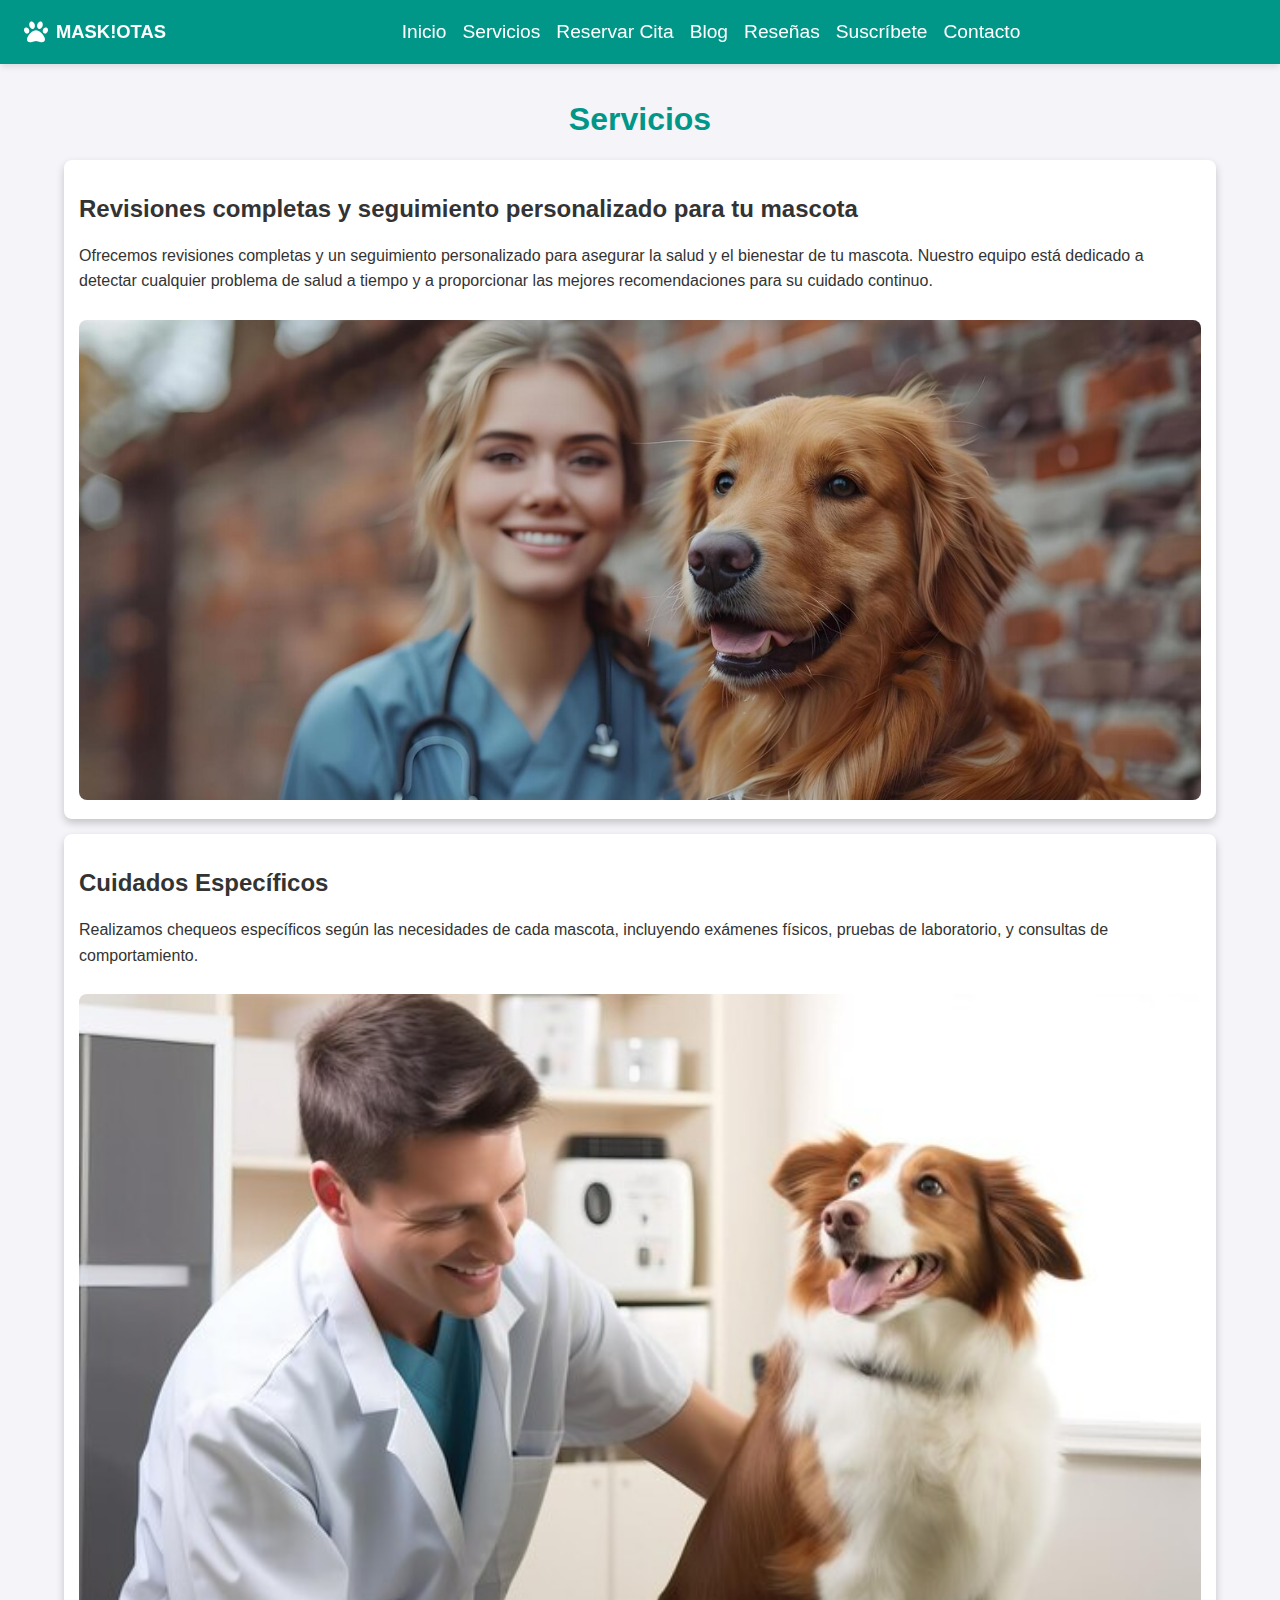
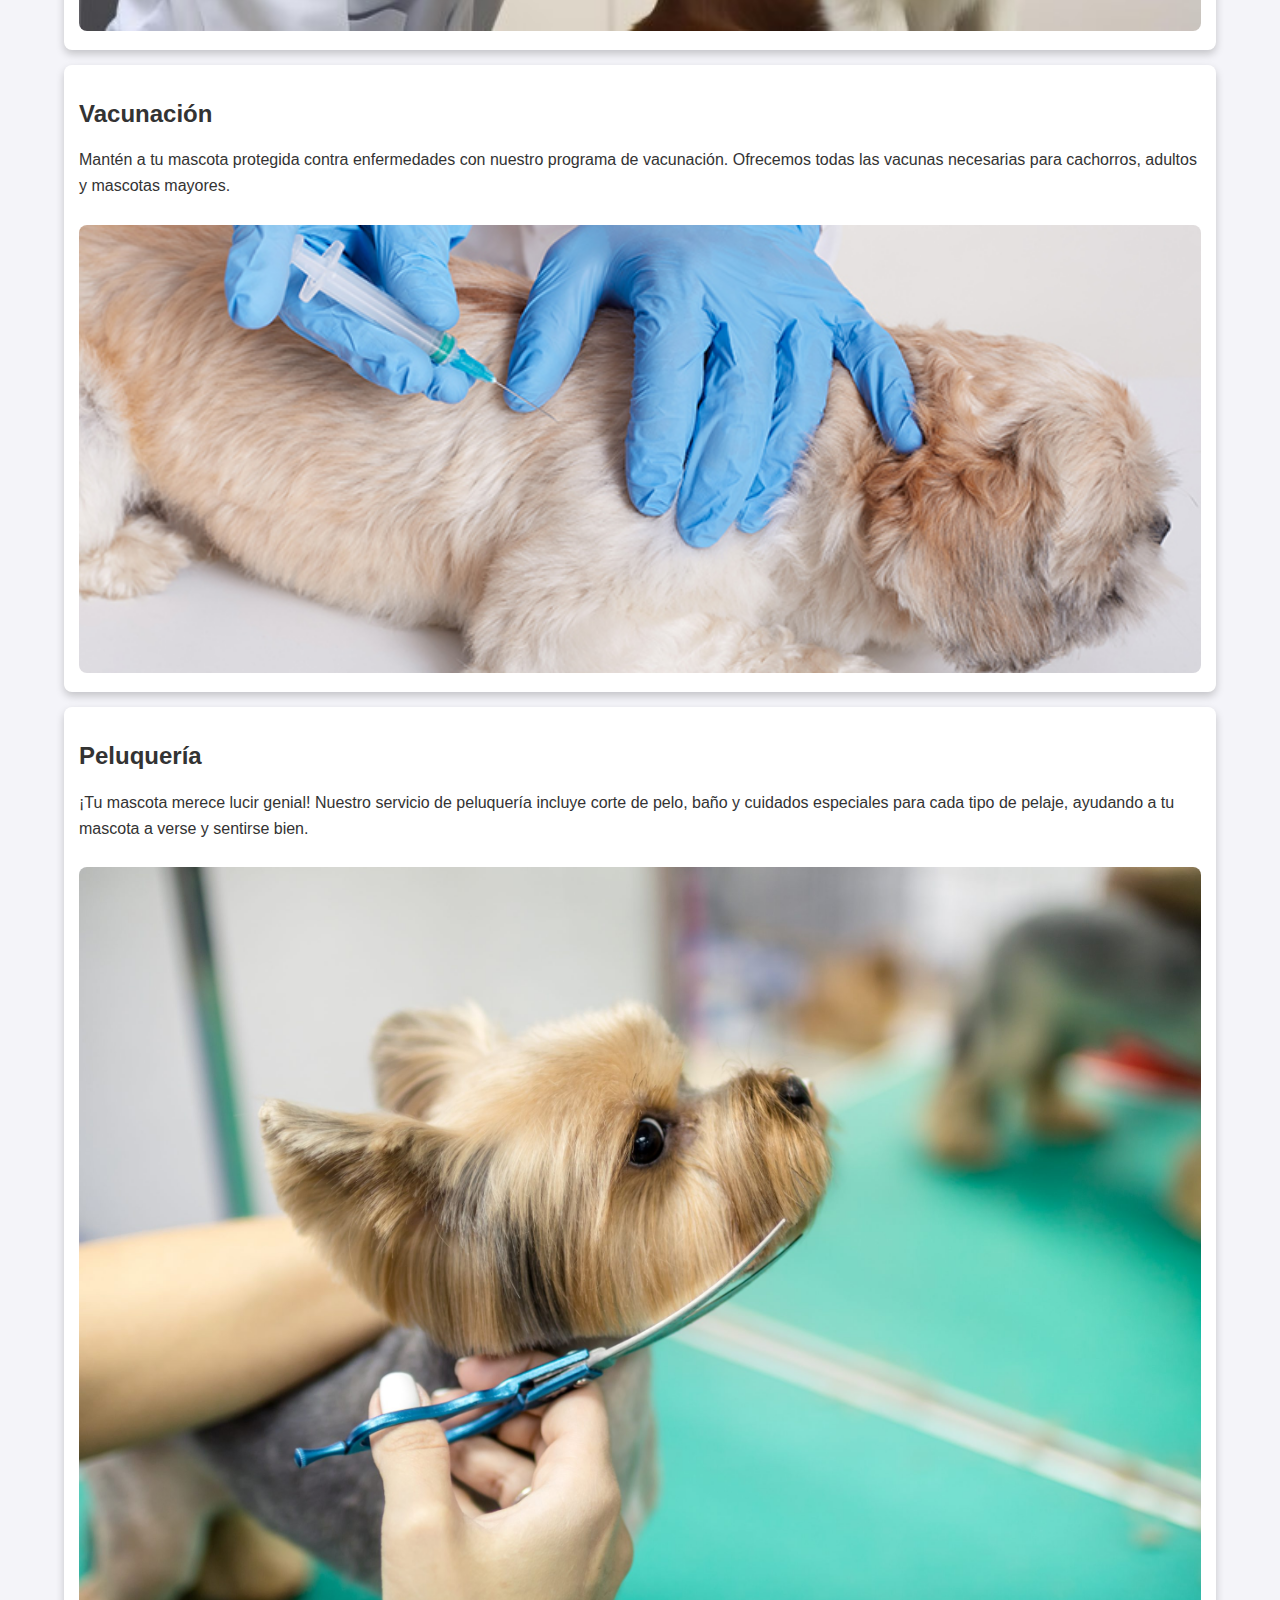
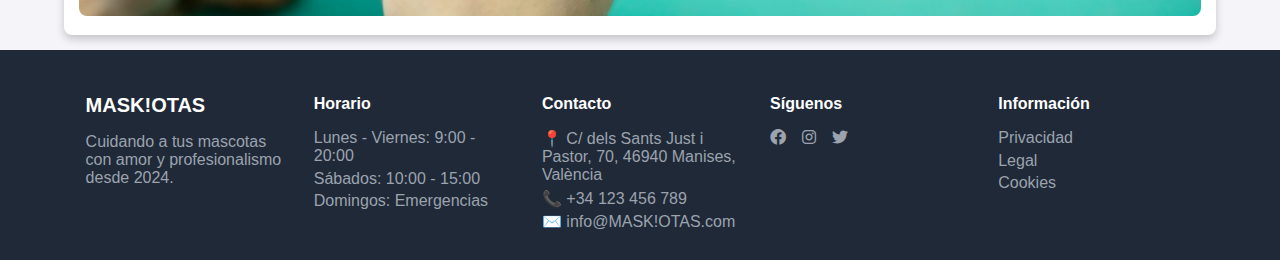
<file: servicios.html>
<!DOCTYPE html>
<html lang="es">
<head>
    <meta charset="UTF-8">
    <meta name="viewport" content="width=device-width, initial-scale=1.0">
    <title>MASK!OTAS - Servicios</title>
    <link rel="stylesheet" href="https://cdnjs.cloudflare.com/ajax/libs/font-awesome/6.0.0-beta3/css/all.min.css">
    <style>
        /* Estilos generales */
        body {
            font-family: Arial, sans-serif;
            margin: 0;
            padding: 0;
            background-color: #f4f4f9;
            color: #333;
        }
        
        .container {
            width: 90%;
            max-width: 1200px;
            margin: auto;
            /*padding: 80px 20px;*/
        }

        /* Navegación */
        nav {
            background-color: #009688;
            color: white;
            position: fixed;
            top: 0;
            width: 100%;
            box-shadow: 0 4px 6px -1px rgba(0, 0, 0, 0.1);
            z-index: 1000;
        }

        .nav-container {
            max-width: 1280px;
            margin: 0 auto;
            padding: 1rem 1.5rem;
            display: flex;
            justify-content: space-between;
            align-items: center;
        }

        .logo {
            display: flex;
            align-items: center;
        }

        .logo i {
            font-size: 1.5rem;
            margin-right: 0.5rem;
        }

        .logo span {
            font-size: 1.15rem;
            font-weight: bold;
            color: white;
        }

        /* Estilos para enlaces de navegación */
        .nav-links {
            display: flex;
            gap: 1rem;
            font-size: larger;
            padding: 5px;
        }

        .menu-icon .hamburguesa {
            display: none;
            font-size: 1.5rem;
            color: white;
        }

        /* Mostrar menú hamburguesa en pantallas pequeñas */
        @media screen and (max-width: 768px) {
            .nav-links {
                display: none;
                flex-direction: column;
                background-color: #00695C;
                width: 100%;
                position: absolute;
                top: 60px;
                left: 0;
                padding: 0.5rem;
            }

            .nav-links.responsive {
                display: flex;
            }

            .menu-icon .hamburguesa {
                display: block;
            }
        }

        .nav-container a {
            color: white;
            text-decoration: none;
            transition: color 0.3s;
            text-align: center;
        }

        .nav-container a:hover {
            color: #bfdbfe;
            background-color: #009688;
        }

        /* Contenido principal */
        .content {
            padding: 20px;
            max-width: 800px;
            margin: auto;
        }

        h1 {
            color: #009688;
            text-align: center;
            padding-top: 80px;
        }

        /* Tarjetas de servicios */
        .service-card {
            background-color: white;
            padding: 15px;
            margin: 15px 0;
            border-radius: 8px;
            box-shadow: 0 4px 8px rgba(0, 0, 0, 0.2);
        }

        .service-card h2 {
            color: #333;
        }

        .service-card p {
            line-height: 1.6;
        }

        /* Estilos de imagen */
        .service-card img {
            width: 100%;
            border-radius: 8px;
            margin-top: 10px;
        }

        /* Footer */
        footer {
            background-color: #1f2937;
            color: white;
            padding: 1.5rem;
        }

        .footer-grid {
            display: grid;
            grid-template-columns: repeat(1, 1fr);
            gap: 2rem;
        }

        @media (min-width: 768px) {
            .footer-grid {
                grid-template-columns: repeat(5, 1fr);
            }
        }

        .footer-section h3 {
            font-size: 1.25rem;
            font-weight: bold;
            margin-bottom: 1rem;
        }

        .footer-section h4 {
            font-weight: bold;
            margin-bottom: 1rem;
        }

        .footer-section p {
            color: #9ca3af;
            margin-bottom: 0.3rem;
            margin-top: 0px;
        }

        .social-links {
            display: flex;
            gap: 1rem;
        }

        .legal-links p {
            color: #9ca3af;
            margin-top: 0.1rem;
            padding: 0;
        }

        .social-links a,
        .legal-links a {
            color: #9ca3af;
            text-decoration: none;
            transition: color 0.3s;
        }

        .social-links a:hover,
        .legal-links a:hover {
            color: white;
        }

        .footer-bottom {
            margin-top: 3rem;
            padding: 1rem 0;
            text-align: center;
        }

        .footer-links {
            display: grid;
            grid-template-columns: repeat(3, 1fr);
            max-width: 600px;
            margin: 0 auto;
            gap: 0.25rem;
        }

        .footer-links a {
            color: #9ca3af;
            text-decoration: none;
            font-weight: bold;
            transition: color 0.3s;
        }

        .footer-links a:hover {
            color: white;
        }

        /* Utilidades adicionales */
        .text-center {
            text-align: center;
        }

        .font-bold {
            font-weight: bold;
        }
    </style>
</head>
<body>

    <!-- Nav-bar -->
    <nav>
        <div class="nav-container">
            <div class="logo">
                <i class="fas fa-paw"></i>
                <span>MASK!OTAS</span>
            </div>
            <div id="menu-nav" class="nav-links">
                <a href="index.html">Inicio</a>
                <a href="servicios.html">Servicios</a>
                <a href="citas.html">Reservar Cita</a>
                <a href="index.html#blog">Blog</a>
                <a href="index.html#resenias">Reseñas</a>
                <a href="index.html#suscribirse">Suscríbete</a>
                <a href="contacto.html">Contacto</a>
            </div>
            <div class="menu-icon">
                <a href="javascript:void(0);" class="hamburguesa" onclick="myFunction()">
                    <i class="fa fa-bars"></i>
                </a>
            </div>
        </div>
    </nav>

    <!-- Contenido principal -->
    <div class="container">
        <h1>Servicios</h1>
        
        <div id="revision" class="service-card">
            <h2>Revisiones completas y seguimiento personalizado para tu mascota</h2>
            <p>Ofrecemos revisiones completas y un seguimiento personalizado para asegurar la salud y el bienestar de tu mascota. Nuestro equipo está dedicado a detectar cualquier problema de salud a tiempo y a proporcionar las mejores recomendaciones para su cuidado continuo.</p>
            <img src="imagenes/revision_servicio.jpg" alt="Revisiones completas y seguimiento personalizado">
        </div>
    
        <div id="cuidados" class="service-card">
            <h2>Cuidados Específicos</h2>
            <p>Realizamos chequeos específicos según las necesidades de cada mascota, incluyendo exámenes físicos, pruebas de laboratorio, y consultas de comportamiento.</p>
            <img src="imagenes/cuidados_servicio.jpg" alt="Cuidados específicos">
        </div>
    
        <!-- Servicio de Vacunación -->
        <div id="vacunacion" class="service-card">
            <h2>Vacunación</h2>
            <p>Mantén a tu mascota protegida contra enfermedades con nuestro programa de vacunación. Ofrecemos todas las vacunas necesarias para cachorros, adultos y mascotas mayores.</p>
            <img src="imagenes/vacunacion_servicio.jpg" alt="Vacunación para mascotas">
        </div>
    
        <!-- Servicio de Peluquería -->
        <div id="peluqueria" class="service-card">
            <h2>Peluquería</h2>
            <p>¡Tu mascota merece lucir genial! Nuestro servicio de peluquería incluye corte de pelo, baño y cuidados especiales para cada tipo de pelaje, ayudando a tu mascota a verse y sentirse bien.</p>
            <img src="imagenes/pelu_servicio.jpg" alt="Peluquería para mascotas">
        </div>
    </div>

    <!-- Footer -->
    <footer>
        <div class="container">
            <div class="footer-grid">
                <div class="footer-section">
                    <h3>MASK!OTAS</h3>
                    <p>Cuidando a tus mascotas con amor y profesionalismo desde 2024.</p>
                </div>
                <div class="footer-section">
                    <h4>Horario</h4>
                    <p>Lunes - Viernes: 9:00 - 20:00</p>
                    <p>Sábados: 10:00 - 15:00</p>
                    <p>Domingos: Emergencias</p>
                </div>
                <div class="footer-section">
                    <h4 id="contacto">Contacto</h4>
                    <p>📍 C/ dels Sants Just i Pastor, 70, 46940 Manises, València</p>
                    <p>📞 +34 123 456 789</p>
                    <p>✉️ info@MASK!OTAS.com</p>
                </div>
                <div class="footer-section">
                    <h4>Síguenos</h4>
                    <div class="social-links">
                        <a href="#"><i class="fab fa-facebook"></i></a>
                        <a href="#"><i class="fab fa-instagram"></i></a>
                        <a href="#"><i class="fab fa-twitter"></i></a>
                    </div>
                </div>
                <div class="footer-section">
                    <h4>Información</h4>
                    <div class="legal-links">
                        <p><a href="#">Privacidad</a></p>
                        <p><a href="#">Legal</a></p>
                        <p><a href="#">Cookies</a></p>
                    </div>
                </div>
            </div>
        </div>
    </footer>

    <script>
        function myFunction() {
            var x = document.getElementById("menu-nav");
            x.classList.toggle("responsive");
        }
    </script>
</body>
</html>
</file>
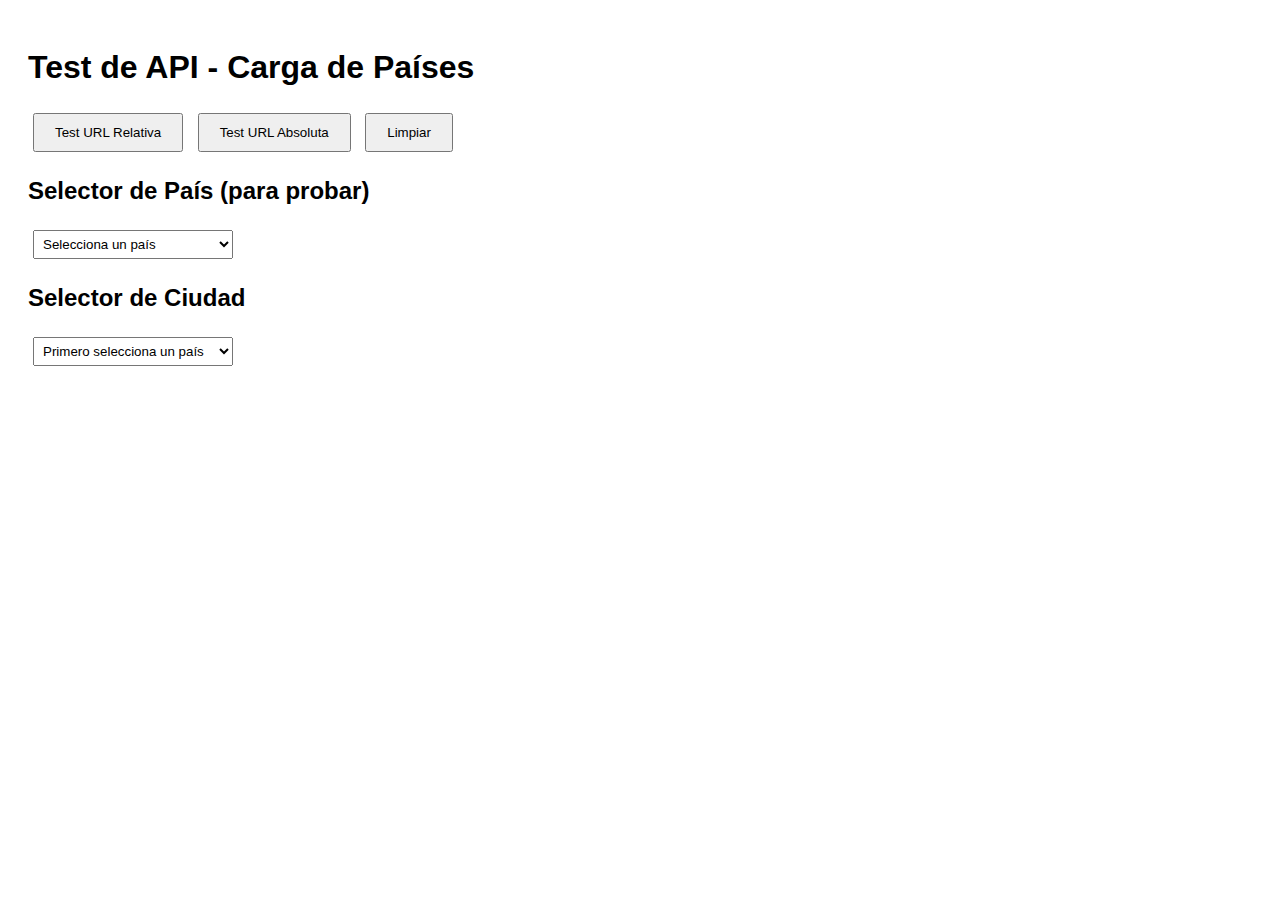
<file: test-api.html>
<!DOCTYPE html>
<html lang="es">
<head>
    <meta charset="UTF-8">
    <meta name="viewport" content="width=device-width, initial-scale=1.0">
    <title>Test API - Países</title>
    <style>
        body { font-family: Arial, sans-serif; padding: 20px; }
        .result { margin: 10px 0; padding: 10px; border: 1px solid #ccc; }
        .success { background-color: #d4edda; border-color: #c3e6cb; }
        .error { background-color: #f8d7da; border-color: #f5c6cb; }
        button { padding: 10px 20px; margin: 5px; }
        select { width: 200px; padding: 5px; margin: 5px; }
    </style>
</head>
<body>
    <h1>Test de API - Carga de Países</h1>
    
    <button onclick="testRelativeURL()">Test URL Relativa</button>
    <button onclick="testAbsoluteURL()">Test URL Absoluta</button>
    <button onclick="clearResults()">Limpiar</button>
    
    <div id="results"></div>
    
    <h2>Selector de País (para probar)</h2>
    <select id="countrySelect">
        <option value="">Selecciona un país</option>
    </select>
    
    <h2>Selector de Ciudad</h2>
    <select id="citySelect" onchange="loadCities()">
        <option value="">Primero selecciona un país</option>
    </select>

    <script>
        function addResult(message, type = 'info') {
            const results = document.getElementById('results');
            const div = document.createElement('div');
            div.className = `result ${type}`;
            div.innerHTML = `<strong>${new Date().toLocaleTimeString()}</strong>: ${message}`;
            results.appendChild(div);
        }

        function clearResults() {
            document.getElementById('results').innerHTML = '';
        }

        async function testRelativeURL() {
            addResult('Probando URL relativa: api/get-countries.php');
            try {
                const response = await fetch('api/get-countries.php');
                addResult(`Status: ${response.status} ${response.statusText}`);
                
                if (!response.ok) {
                    throw new Error(`HTTP error! status: ${response.status}`);
                }
                
                const data = await response.json();
                addResult(`Éxito: ${data.countries.length} países recibidos`, 'success');
                
                // Llenar el selector
                fillCountrySelect(data.countries);
                
            } catch (error) {
                addResult(`Error: ${error.message}`, 'error');
            }
        }

        async function testAbsoluteURL() {
            addResult('Probando URL absoluta: http://54.167.110.190/api/get-countries.php');
            try {
                const response = await fetch('http://54.167.110.190/api/get-countries.php');
                addResult(`Status: ${response.status} ${response.statusText}`);
                
                if (!response.ok) {
                    throw new Error(`HTTP error! status: ${response.status}`);
                }
                
                const data = await response.json();
                addResult(`Éxito: ${data.countries.length} países recibidos`, 'success');
                
                // Llenar el selector
                fillCountrySelect(data.countries);
                
            } catch (error) {
                addResult(`Error: ${error.message}`, 'error');
            }
        }

        function fillCountrySelect(countries) {
            const select = document.getElementById('countrySelect');
            select.innerHTML = '<option value="">Selecciona un país</option>';
            
            countries.forEach(country => {
                const option = document.createElement('option');
                option.value = country.Code;
                option.textContent = country.Name;
                select.appendChild(option);
            });
        }

        async function loadCities() {
            const countryCode = document.getElementById('countrySelect').value;
            const citySelect = document.getElementById('citySelect');
            
            if (!countryCode) {
                citySelect.innerHTML = '<option value="">Primero selecciona un país</option>';
                return;
            }
            
            addResult(`Cargando ciudades para: ${countryCode}`);
            citySelect.innerHTML = '<option value="">Cargando...</option>';
            
            try {
                const response = await fetch(`api/get-cities.php?country=${countryCode}`);
                
                if (!response.ok) {
                    throw new Error(`HTTP error! status: ${response.status}`);
                }
                
                const data = await response.json();
                
                if (data.success) {
                    citySelect.innerHTML = '<option value="">Selecciona una ciudad</option>';
                    data.cities.forEach(city => {
                        const option = document.createElement('option');
                        option.value = city.ID;
                        option.textContent = city.Name;
                        citySelect.appendChild(option);
                    });
                    addResult(`${data.cities.length} ciudades cargadas`, 'success');
                } else {
                    throw new Error(data.message || 'Error del servidor');
                }
                
            } catch (error) {
                addResult(`Error cargando ciudades: ${error.message}`, 'error');
                citySelect.innerHTML = '<option value="">Error cargando ciudades</option>';
            }
        }

        // Cambiar el evento del selector de país
        document.getElementById('countrySelect').addEventListener('change', loadCities);
    </script>
</body>
</html>
</file>
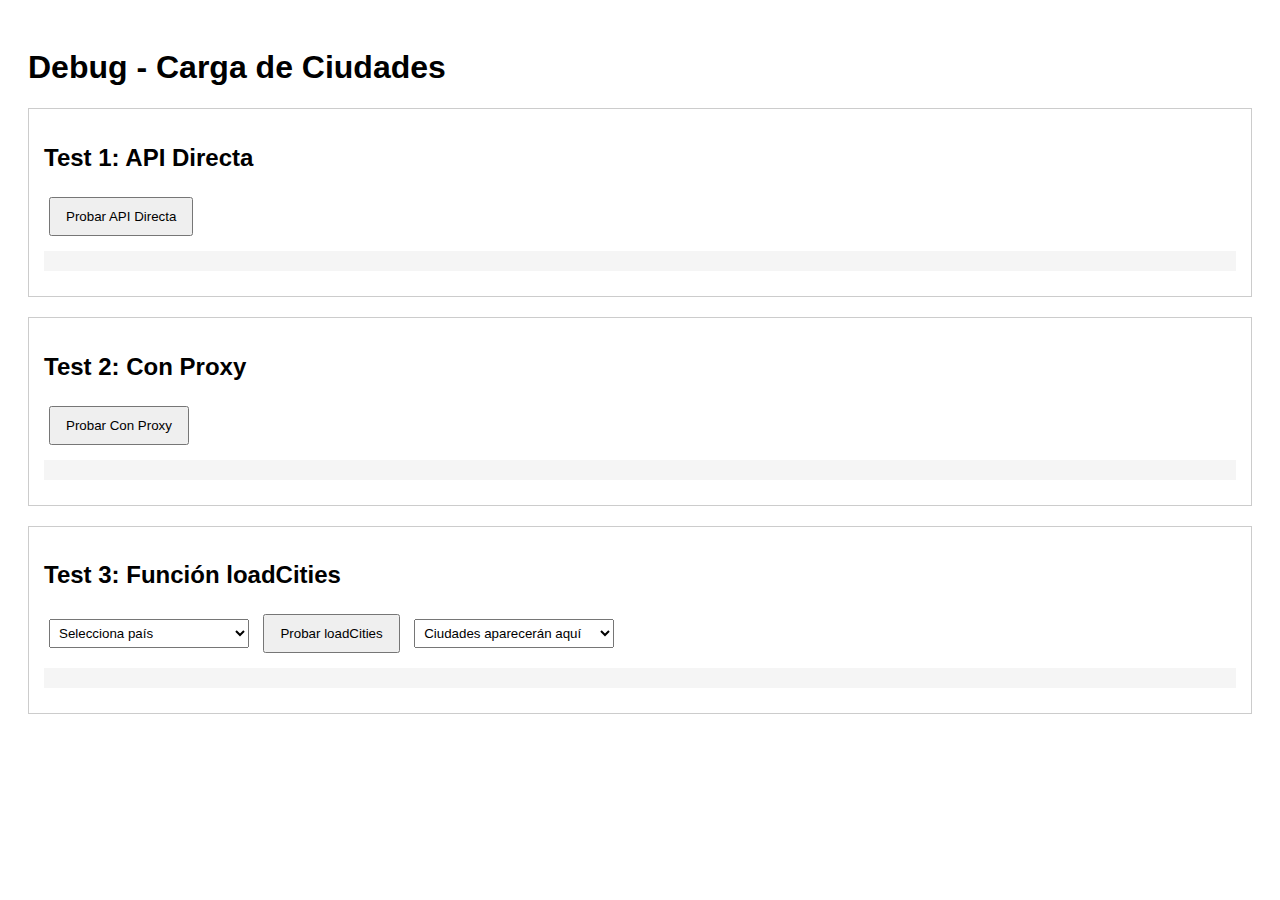
<file: test-cities-debug.html>
<!DOCTYPE html>
<html lang="es">
  <head>
    <meta charset="UTF-8" />
    <meta name="viewport" content="width=device-width, initial-scale=1.0" />
    <title>Debug Ciudades</title>
    <style>
      body {
        font-family: Arial, sans-serif;
        padding: 20px;
      }
      .test-section {
        margin: 20px 0;
        padding: 15px;
        border: 1px solid #ccc;
      }
      button {
        padding: 10px 15px;
        margin: 5px;
      }
      .log {
        background: #f5f5f5;
        padding: 10px;
        margin: 10px 0;
        font-family: monospace;
      }
      select {
        width: 200px;
        padding: 5px;
        margin: 5px;
      }
    </style>
  </head>
  <body>
    <h1>Debug - Carga de Ciudades</h1>

    <div class="test-section">
      <h2>Test 1: API Directa</h2>
      <button onclick="testDirectAPI()">Probar API Directa</button>
      <div id="directResult" class="log"></div>
    </div>

    <div class="test-section">
      <h2>Test 2: Con Proxy</h2>
      <button onclick="testWithProxy()">Probar Con Proxy</button>
      <div id="proxyResult" class="log"></div>
    </div>

    <div class="test-section">
      <h2>Test 3: Función loadCities</h2>
      <select id="testCountry">
        <option value="">Selecciona país</option>
        <option value="ESP">España (ESP)</option>
        <option value="USA">Estados Unidos (USA)</option>
        <option value="FRA">Francia (FRA)</option>
      </select>
      <button onclick="testLoadCities()">Probar loadCities</button>
      <select id="testCities">
        <option value="">Ciudades aparecerán aquí</option>
      </select>
      <div id="loadCitiesResult" class="log"></div>
    </div>

    <script src="js/countries-fallback.js"></script>
    <script>
      // Copiar las funciones necesarias del auth-modals.js
      const CORS_PROXIES = [
        "https://api.allorigins.win/get?url=",
        "https://corsproxy.io/?",
        "https://api.codetabs.com/v1/proxy?quest=",
      ];

      async function fetchWithProxy(url) {
        const isHTTPS = window.location.protocol === "https:";

        if (!isHTTPS) {
          const response = await fetch(url);
          return await response.json();
        }

        for (let i = 0; i < CORS_PROXIES.length; i++) {
          const proxy = CORS_PROXIES[i];
          try {
            console.log(
              `Intentando proxy ${i + 1}/${CORS_PROXIES.length}: ${proxy}`
            );

            const proxyURL = proxy + encodeURIComponent(url);
            const response = await fetch(proxyURL);

            if (!response.ok) {
              throw new Error(`HTTP ${response.status}`);
            }

            let data = await response.json();

            if (data.contents) {
              data = JSON.parse(data.contents);
            } else if (data.body) {
              data = JSON.parse(data.body);
            }

            console.log(`Éxito con proxy ${i + 1}`);
            return data;
          } catch (error) {
            console.log(`Proxy ${i + 1} falló:`, error.message);
            if (i === CORS_PROXIES.length - 1) {
              throw new Error(
                `Todos los proxies fallaron. Último error: ${error.message}`
              );
            }
          }
        }
      }

      async function testDirectAPI() {
        const result = document.getElementById("directResult");
        result.innerHTML = "Probando...";

        try {
          const response = await fetch(
            "http://54.167.110.190/api/get-cities.php?country=ESP"
          );
          const data = await response.json();
          result.innerHTML = `<strong>Éxito:</strong><br>${JSON.stringify(
            data,
            null,
            2
          )}`;
        } catch (error) {
          result.innerHTML = `<strong>Error:</strong> ${error.message}`;
        }
      }

      async function testWithProxy() {
        const result = document.getElementById("proxyResult");
        result.innerHTML = "Probando con proxy...";

        try {
          const data = await fetchWithProxy(
            "http://54.167.110.190/api/get-cities.php?country=ESP"
          );
          result.innerHTML = `<strong>Éxito:</strong><br>${JSON.stringify(
            data,
            null,
            2
          )}`;
        } catch (error) {
          result.innerHTML = `<strong>Error:</strong> ${error.message}`;
        }
      }

      async function testLoadCities() {
        const countryCode = document.getElementById("testCountry").value;
        const citySelect = document.getElementById("testCities");
        const result = document.getElementById("loadCitiesResult");

        if (!countryCode) {
          result.innerHTML = "Selecciona un país primero";
          return;
        }

        result.innerHTML = "Cargando...";
        citySelect.innerHTML = '<option value="">Cargando ciudades...</option>';

        try {
          const apiUrl = `http://54.167.110.190/api/get-cities.php?country=${countryCode}`;
          console.log(`URL: ${apiUrl}`);

          const data = await fetchWithProxy(apiUrl);
          console.log("Datos recibidos:", data);

          const citiesArray = data.cities || data.data || [];

          if (
            data.success &&
            Array.isArray(citiesArray) &&
            citiesArray.length > 0
          ) {
            citySelect.innerHTML =
              '<option value="">Selecciona una ciudad</option>';

            citiesArray.forEach((city) => {
              const cityId = city.ID || city.id;
              const cityName = city.Name || city.city_name || city.name;

              if (cityId && cityName) {
                const option = document.createElement("option");
                option.value = cityId;
                option.textContent = cityName;
                citySelect.appendChild(option);
              }
            });

            result.innerHTML = `<strong>Éxito:</strong> ${citiesArray.length} ciudades cargadas`;
          } else {
            // Usar respaldo
            if (typeof loadFallbackCities === "function") {
              loadFallbackCities(countryCode);
              result.innerHTML = "<strong>Usando datos de respaldo</strong>";
            } else {
              citySelect.innerHTML =
                '<option value="">No se encontraron ciudades</option>';
              result.innerHTML =
                "<strong>Error:</strong> No hay ciudades disponibles";
            }
          }
        } catch (error) {
          console.error("Error:", error);
          result.innerHTML = `<strong>Error:</strong> ${error.message}`;

          // Usar respaldo
          if (typeof loadFallbackCities === "function") {
            loadFallbackCities(countryCode);
            result.innerHTML += "<br><strong>Usando datos de respaldo</strong>";
          }
        }
      }

      // Función mock para las notificaciones
      function showNotification(message, type) {
        console.log(`Notificación [${type}]: ${message}`);
      }

      // Simular el elemento de ciudades para el respaldo
      function loadFallbackCities(countryCode) {
        const citySelect = document.getElementById("testCities");
        const countryCities = FALLBACK_CITIES[countryCode] || [];

        if (countryCities.length > 0) {
          citySelect.innerHTML =
            '<option value="">Selecciona una ciudad</option>';

          countryCities.forEach((city) => {
            const option = document.createElement("option");
            option.value = city.ID;
            option.textContent = city.Name;
            citySelect.appendChild(option);
          });

          console.log(`${countryCities.length} ciudades de respaldo cargadas`);
        } else {
          citySelect.innerHTML =
            '<option value="999">Ciudad no especificada</option>';
        }
      }
    </script>
  </body>
</html>
</file>
<file: style.css>
/* Estilos generales */
body {
  font-family: Arial, sans-serif;
  background-color: rgb(249, 250, 251);
  margin: 0;
  padding: 0;
}

.container {
  max-width: 1280px;
  margin: 0 auto;
  padding: 0 1.5rem;
}

/* Navegación */
nav {
  background-color: #009688;
  color: white;
  position: sticky;
  top: 0;
  width: 100%;
  box-shadow: 0 4px 6px -1px rgba(0, 0, 0, 0.1);
  z-index: 1000;
}

.nav-container {
  max-width: 1280px;
  margin: 0 auto;
  padding: 1rem 1.5rem;
  display: flex;
  justify-content: space-between;
  align-items: center;
}

.logo {
  display: flex;
  align-items: center;
}

.logo i {
  font-size: 1.5rem;
  margin-right: 0.5rem;
}

.logo span {
  font-size: 1.15rem;
  font-weight: bold;
  color: white;
}

/* Estilos para enlaces de navegación */
.nav-links {
  display: flex;
  gap: 1rem;
  font-size: larger;
  padding: 5px;
}

.menu-icon .hamburguesa {
  display: none;
  font-size: 1.5rem;
  color: white;
}

/* Mostrar menú hamburguesa en pantallas pequeñas */
@media screen and (max-width: 768px) {
  .nav-links {
    display: none;
    flex-direction: column;
    background-color: #00695c;
    width: 100%;
    position: absolute;
    top: 60px;
    left: 0;
  }

  .nav-links.responsive {
    display: flex;
    padding-bottom: 0;
  }

  .nav-links.responsive .mobile-auth-buttons {
    display: flex;
    flex-direction: column;
    gap: 0.5rem;
    padding: 1rem;
    border-top: 1px solid rgba(255, 255, 255, 0.1);
    margin-top: 0.5rem;
  }

  .nav-links.responsive .mobile-auth-buttons .auth-btn {
    justify-content: center;
    width: 100%;
    padding: 0.75rem;
  }

  .menu-icon .hamburguesa {
    display: block;
  }
}

.nav-container a {
  color: white;
  text-decoration: none;
  transition: color 0.3s;
  text-align: center;
}

.nav-container a:hover {
  color: #bfdbfe;
  background-color: #009688;
}

/* Cookies */

/* Cookies */

.cookie-popup {
  position: fixed;
  bottom: 20px;
  left: 50%;
  transform: translateX(-50%);
  background-color: #ffffff;
  border: 1px solid #ccc;
  border-radius: 8px;
  box-shadow: 0 4px 8px rgba(0, 0, 0, 0.1);
  padding: 16px;
  z-index: 1000;
  max-width: 90%; /* establece el tamaño máximo de la ventana emergente de cookies */
  display: flex;
  flex-direction: column; /* cambio columnas para que se vea mejor en el navegador */
  align-items: center; /* centrado contenido vertical */
  font-family: Arial, sans-serif;
  font-size: 14px;
}

.cookie-popup.hidden {
  display: none;
}

.cookie-popup a {
  color: #007bff;
  text-decoration: underline;
  font-size: 12px; /* añade un tamaño de fuente menor para el texto */
}

.cookie-button {
  background-color: #009688;
  color: white;
  border: none;
  border-radius: 4px;
  padding: 8px 12px;
  cursor: pointer;
  font-size: 14px;
  margin: 5px; /* añade margen para separar los botones */
}

.cookie-button:hover,
.cookie-button:focus {
  background-color: #00e7d0; /* color del hover */
}

@media (max-width: 768px) {
  /* Establece el tamaño máximo de la ventana emergente de cookies en dispositivos móviles */
  .cookie-popup {
    max-width: 90%;
    font-size: 12px;
  }

  .cookie-button {
    font-size: 12px;
  }

  .cookie-button:hover,
  .cookie-button:focus {
    background-color: #00e7d0; /* color del hover */
  }
}

/* Hero Section */
.hero {
  position: relative;
  background-color: transparent;
  color: white;
  padding: 5rem 0;
  text-align: center;
  height: auto;
  /* Cambiado de 100vh a auto */
  overflow: hidden;
}

.video-background {
  position: absolute;
  top: 0;
  left: 0;
  width: 100%;
  height: 100%;
  z-index: 0;
}

.video-background video {
  /*position: absolute;*/
  width: 100%;
  height: 100%;
  object-fit: cover;
}

.overlay {
  /*position: absolute;*/
  top: 0;
  left: 0;
  width: 100%;
  height: 100%;
  background-color: rgba(0, 105, 92, 0.7);
}

.hero-container {
  position: relative;
  z-index: 1;
  /* display: block; */
  align-items: center;
  justify-content: center;
  padding: 4rem 0;
  /* Añadido padding para dar altura específica a la sección */
}

.hero-content {
  text-align: center;
  text-shadow: -1px -1px 0 #000, 1px -1px 0 #000, -1px 1px 0 #000,
    1px 1px 0 #000;
}

.hero h1 {
  font-size: 3.75rem;
  font-weight: bold;
  margin-bottom: 1rem;
}

.hero p {
  font-size: 1.25rem;
  margin-bottom: 2rem;
  padding: 2px;
}

/* Media queries */
@media (max-width: 768px) {
  .hero-container {
    flex-direction: column;
    padding: 3rem 0;
  }

  .hero-logo {
    margin: 0 0 2rem 0;
  }

  .hero h1 {
    font-size: 2.5rem;
  }
}

.cta-button {
  background-color: #009688;
  color: black;
  padding: 0.75rem 2rem;
  border-radius: 9999px;
  font-weight: bold;
  border: none;
  transition: background-color 0.3s;
  cursor: pointer;
}

.cta-button a {
  color: white;
  text-decoration: none;
}

.cta-button:hover {
  background-color: #00695c;
}

/* Servicios */
.services {
  padding: 4rem 0;
  background-color: white;
}

.services h2 {
  font-size: 1.875rem;
  font-weight: bold;
  text-align: center;
  margin-bottom: 3rem;
}

.services-grid {
  display: grid;
  grid-template-columns: repeat(1, 1fr);
  gap: 2rem;
}

@media (min-width: 768px) {
  .services-grid {
    grid-template-columns: repeat(3, 1fr);
  }
}

.service-card {
  background-color: rgb(249, 250, 251);
  padding: 1.5rem;
  border-radius: 0.5rem;
  box-shadow: 0 1px 3px rgba(0, 0, 0, 0.1);
  transition: box-shadow 0.3s;
  border: outset;
}

.no-link {
  color: inherit;
  text-decoration: none;
  cursor: default;
}

/* Opcional: cursor pointer al pasar sobre las tarjetas de servicio */
.no-link:hover .service-card {
  cursor: pointer;
}

.service-card:hover {
  box-shadow: 0 20px 25px -5px rgba(0, 0, 0, 0.1);
}

.service-card i {
  font-size: 2.25rem;
  color: #009688;
  margin-bottom: 1rem;
}

.service-card h3 {
  font-size: 1.25rem;
  font-weight: bold;
  margin-bottom: 0.5rem;
}

.service-card p {
  color: #4b5563;
}

/* Blog */
.blog {
  padding: 4rem 0;
  background-color: rgb(243, 244, 246);
}

.blog h2 {
  font-size: 1.875rem;
  font-weight: bold;
  text-align: center;
  margin-bottom: 3rem;
}

.blog-grid {
  display: grid;
  grid-template-columns: repeat(1, 1fr);
  gap: 2rem;
}

@media (min-width: 768px) {
  .blog-grid {
    grid-template-columns: repeat(2, 1fr);
  }
}

@media (min-width: 1024px) {
  .blog-grid {
    grid-template-columns: repeat(3, 1fr);
  }
}

.blog-card {
  background-color: white;
  border-radius: 0.5rem;
  overflow: hidden;
  box-shadow: 0 1px 3px rgba(0, 0, 0, 0.1);
}

.blog-card img {
  width: 100%;
  height: 12rem;
  object-fit: cover;
}

.blog-content {
  padding: 1.5rem;
}

.blog-content h3 {
  font-size: 1.25rem;
  font-weight: bold;
  margin-bottom: 0.5rem;
}

.blog-content p {
  color: #4b5563;
  margin-bottom: 1rem;
}

.blog-content a {
  color: #3b82f6;
  text-decoration: none;
}

.blog-content a:hover {
  color: #2563eb;
}

/* Testimonios */
.testimonials {
  padding: 4rem 0;
  background-color: white;
}

.testimonials h2 {
  font-size: 1.875rem;
  font-weight: bold;
  text-align: center;
  margin-bottom: 3rem;
}

.testimonials-grid {
  display: grid;
  grid-template-columns: repeat(1, 1fr);
  gap: 2rem;
}

@media (min-width: 768px) {
  .testimonials-grid {
    grid-template-columns: repeat(2, 1fr);
  }
}

@media (min-width: 1024px) {
  .testimonials-grid {
    grid-template-columns: repeat(3, 1fr);
  }
}

.testimonial-card {
  background-color: rgb(249, 250, 251);
  padding: 1.5rem;
  border-radius: 0.5rem;
  box-shadow: 0 1px 3px rgba(0, 0, 0, 0.1);
}

.testimonial-header {
  display: flex;
  align-items: center;
  margin-bottom: 1rem;
}

.testimonial-header img {
  width: 3rem;
  height: 3rem;
  border-radius: 9999px;
  margin-right: 1rem;
}

.testimonial-header h4 {
  font-weight: bold;
}

.rating {
  color: #fbbf24;
}

/* Newsletter */
.newsletter {
  background-color: #00695c;
  color: white;
  padding: 4rem 0;
  text-align: center;
}

.newsletter h2 {
  font-size: 1.875rem;
  font-weight: bold;
  margin-bottom: 1rem;
}

.newsletter p {
  margin-bottom: 2rem;
}

.newsletter-form {
  max-width: 28rem;
  margin: 0 auto;
}

.newsletter-form form {
  display: flex;
  gap: 1rem;
}

.newsletter-form input {
  flex: 1;
  padding: 0.5rem 1rem;
  border-radius: 0.5rem;
  border: none;
  color: #1f2937;
}

.newsletter-form button {
  background-color: white;
  color: black;
  padding: 0.5rem 1.5rem;
  border-radius: 0.5rem;
  font-weight: bold;
  border: none;
  cursor: pointer;
  transition: background-color 0.3s;
}

.newsletter-form button:hover {
  background-color: #dbeafe;
}

/* Footer */
footer {
  background-color: #1f2937;
  color: white;
  padding: 1.5rem;
}

.footer-grid {
  display: grid;
  grid-template-columns: repeat(1, 1fr);
  gap: 2rem;
}

@media (min-width: 768px) {
  .footer-grid {
    grid-template-columns: repeat(5, 1fr);
  }
}

.footer-section h3 {
  font-size: 1.25rem;
  font-weight: bold;
  margin-bottom: 1rem;
}

.footer-section h4 {
  font-weight: bold;
  margin-bottom: 1rem;
}

.footer-section p {
  color: #9ca3af;
  margin-bottom: 0.3rem;
  margin-top: 0px;
}

.social-links {
  display: flex;
  gap: 1rem;
}

.legal-links p {
  color: #9ca3af;
  margin-top: 0.1rem;
  padding: 0;
}

.social-links a,
.legal-links a {
  color: #9ca3af;
  text-decoration: none;
  transition: color 0.3s;
}

.social-links a:hover,
.legal-links a:hover {
  color: white;
}

.footer-bottom {
  margin-top: 3rem;
  padding: 1rem 0;
  text-align: center;
}

.footer-links {
  display: grid;
  grid-template-columns: repeat(3, 1fr);
  max-width: 600px;
  margin: 0 auto;
  gap: 0.25rem;
}

.footer-links a {
  color: #9ca3af;
  text-decoration: none;
  font-weight: bold;
  transition: color 0.3s;
}

.footer-links a:hover {
  color: white;
}

/* Utilidades adicionales */
.text-center {
  text-align: center;
}

.font-bold {
  font-weight: bold;
}

/* Responsive utilities */
@media (max-width: 768px) {
  .hero h1 {
    font-size: 2.5rem;
  }

  .newsletter-form form {
    flex-direction: column;
  }

  .footer-links {
    grid-template-columns: 1fr;
    gap: 1rem;
  }
}

/* Animaciones */
@keyframes fadeIn {
  from {
    opacity: 0;
    transform: translateY(20px);
  }

  to {
    opacity: 1;
    transform: translateY(0);
  }
}

.service-card,
.blog-card,
.testimonial-card {
  animation: fadeIn 0.5s ease-out;
}

/* Accesibilidad */
:focus {
  outline: 2px solid #3b82f6;
  outline-offset: 2px;
}

/* Scroll suave */
html {
  scroll-behavior: smooth;
}

/* Ajustes para impresión */
@media print {
  nav,
  .newsletter,
  .social-links {
    display: none;
  }

  body {
    color: black;
    background: white;
  }

  .container {
    width: 100%;
    max-width: none;
    padding: 0;
  }
}
/* Estilo
s para botones de autenticación en navbar */
.auth-buttons {
  display: flex;
  gap: 0.5rem;
  align-items: center;
}

.auth-btn {
  padding: 0.5rem 1rem;
  border: none;
  border-radius: 0.375rem;
  font-size: 0.875rem;
  font-weight: 500;
  cursor: pointer;
  transition: all 0.3s ease;
  display: flex;
  align-items: center;
  gap: 0.5rem;
}

.login-btn {
  background-color: transparent;
  color: white;
  border: 1px solid rgba(255, 255, 255, 0.3);
}

.login-btn:hover {
  background-color: rgba(255, 255, 255, 0.1);
  border-color: rgba(255, 255, 255, 0.5);
}

.register-btn {
  background-color: #ff6b35;
  color: white;
}

.register-btn:hover {
  background-color: #e55a2b;
  transform: translateY(-1px);
}

/* Estilos para usuario logueado */
.user-info {
  display: flex;
  align-items: center;
  gap: 1rem;
}

.welcome-text {
  color: white;
  font-size: 0.875rem;
  font-weight: 500;
}

.logout-btn {
  background-color: #dc3545;
  color: white;
  padding: 0.5rem 1rem;
  border: none;
  border-radius: 0.375rem;
  font-size: 0.875rem;
  font-weight: 500;
  cursor: pointer;
  transition: all 0.3s ease;
  display: flex;
  align-items: center;
  gap: 0.5rem;
}

.logout-btn:hover {
  background-color: #c82333;
  transform: translateY(-1px);
  box-shadow: 0 2px 4px rgba(0, 0, 0, 0.1);
}

/* Estilos para modales */
.modal {
  display: none;
  position: fixed;
  z-index: 2000;
  left: 0;
  top: 0;
  width: 100%;
  height: 100%;
  background-color: rgba(0, 0, 0, 0.5);
  backdrop-filter: blur(4px);
}

.modal-content {
  background-color: white;
  margin: 5% auto;
  border-radius: 1rem;
  width: 90%;
  max-width: 500px;
  box-shadow: 0 25px 50px -12px rgba(0, 0, 0, 0.25);
  animation: modalSlideIn 0.3s ease-out;
}

@keyframes modalSlideIn {
  from {
    opacity: 0;
    transform: translateY(-50px) scale(0.95);
  }
  to {
    opacity: 1;
    transform: translateY(0) scale(1);
  }
}

.modal-header {
  display: flex;
  justify-content: space-between;
  align-items: center;
  padding: 1.5rem 2rem 1rem;
  border-bottom: 1px solid #e5e7eb;
}

.modal-header h2 {
  margin: 0;
  color: #009688;
  font-size: 1.5rem;
  display: flex;
  align-items: center;
  gap: 0.5rem;
}

.close {
  color: #9ca3af;
  font-size: 1.5rem;
  font-weight: bold;
  cursor: pointer;
  padding: 0.25rem;
  border-radius: 0.25rem;
  transition: all 0.2s ease;
}

.close:hover {
  color: #374151;
  background-color: #f3f4f6;
}

.modal-body {
  padding: 1.5rem 2rem 2rem;
}

.form-group {
  margin-bottom: 1.5rem;
}

.form-group label {
  display: block;
  margin-bottom: 0.5rem;
  font-weight: 500;
  color: #374151;
  display: flex;
  align-items: center;
  gap: 0.5rem;
}

.form-group input,
.form-group select {
  width: 100%;
  padding: 0.75rem;
  border: 1px solid #d1d5db;
  border-radius: 0.5rem;
  font-size: 1rem;
  transition: all 0.2s ease;
  box-sizing: border-box;
}

.form-group input:focus,
.form-group select:focus {
  outline: none;
  border-color: #009688;
  box-shadow: 0 0 0 3px rgba(0, 150, 136, 0.1);
}

.form-options {
  display: flex;
  justify-content: space-between;
  align-items: center;
  margin-bottom: 1.5rem;
  flex-wrap: wrap;
  gap: 1rem;
}

.checkbox-container {
  display: flex;
  align-items: center;
  cursor: pointer;
  font-size: 0.875rem;
}

.checkbox-container input {
  margin-right: 0.5rem;
  width: auto;
}

.forgot-password {
  color: #009688;
  text-decoration: none;
  font-size: 0.875rem;
  transition: color 0.2s ease;
}

.forgot-password:hover {
  color: #00695c;
  text-decoration: underline;
}

.modal-btn {
  width: 100%;
  padding: 0.875rem;
  border: none;
  border-radius: 0.5rem;
  font-size: 1rem;
  font-weight: 600;
  cursor: pointer;
  transition: all 0.3s ease;
  display: flex;
  align-items: center;
  justify-content: center;
  gap: 0.5rem;
}

.modal-btn.primary {
  background-color: #009688;
  color: white;
}

.modal-btn.primary:hover {
  background-color: #00695c;
  transform: translateY(-1px);
}

.modal-btn:disabled {
  opacity: 0.6;
  cursor: not-allowed;
  transform: none;
}

.modal-footer {
  text-align: center;
  margin-top: 1.5rem;
  padding-top: 1rem;
  border-top: 1px solid #e5e7eb;
}

.modal-footer p {
  margin: 0;
  color: #6b7280;
  font-size: 0.875rem;
}

.modal-footer a {
  color: #009688;
  text-decoration: none;
  font-weight: 500;
}

.modal-footer a:hover {
  color: #00695c;
  text-decoration: underline;
}

/* Estilos para notificaciones */
.notification {
  position: fixed;
  top: 2rem;
  right: 2rem;
  z-index: 3000;
  min-width: 300px;
  border-radius: 0.5rem;
  box-shadow: 0 10px 25px -5px rgba(0, 0, 0, 0.1);
  animation: notificationSlideIn 0.3s ease-out;
}

@keyframes notificationSlideIn {
  from {
    opacity: 0;
    transform: translateX(100%);
  }
  to {
    opacity: 1;
    transform: translateX(0);
  }
}

.notification.success {
  background-color: #10b981;
  color: white;
}

.notification.error {
  background-color: #ef4444;
  color: white;
}

.notification.warning {
  background-color: #f59e0b;
  color: white;
}

.notification.info {
  background-color: #3b82f6;
  color: white;
}

.notification-content {
  display: flex;
  align-items: center;
  padding: 1rem;
  gap: 0.75rem;
}

.notification-close {
  background: none;
  border: none;
  color: inherit;
  cursor: pointer;
  padding: 0.25rem;
  border-radius: 0.25rem;
  margin-left: auto;
  opacity: 0.8;
  transition: opacity 0.2s ease;
}

.notification-close:hover {
  opacity: 1;
}



/* Responsive para modales */
@media (max-width: 768px) {
  .auth-buttons {
    display: none; /* Ocultar en móvil, se puede agregar al menú hamburguesa */
  }

  .modal-content {
    margin: 10% auto;
    width: 95%;
  }

  .modal-header,
  .modal-body {
    padding: 1rem;
  }

  .form-options {
    flex-direction: column;
    align-items: flex-start;
  }

  .notification {
    right: 1rem;
    left: 1rem;
    min-width: auto;
  }
}

/* Mejoras para el menú móvil - agregar botones de auth */
@media (max-width: 768px) {
  .nav-links.mobile-menu-open {
    display: flex;
    flex-direction: column;
  }

  .mobile-auth-buttons {
    display: flex;
    flex-direction: column;
    gap: 0.5rem;
    padding: 1rem;
    border-top: 1px solid rgba(255, 255, 255, 0.1);
  }

  .mobile-auth-buttons .auth-btn {
    justify-content: center;
    width: 100%;
  }
}
/* Advertencia de contenido mixto */
.mixed-content-warning {
  background-color: #fff3cd;
  border: 1px solid #ffeaa7;
  border-radius: 4px;
  padding: 10px;
  margin-top: 5px;
  font-size: 0.9em;
  color: #856404;
}

.mixed-content-warning i {
  color: #f39c12;
  margin-right: 5px;
}/* Men
saje informativo de demo */
.demo-notice {
  margin-top: 10px;
  padding: 8px;
  background-color: #e3f2fd;
  border: 1px solid #bbdefb;
  border-radius: 4px;
  text-align: center;
}

.demo-notice small {
  color: #1976d2;
  font-size: 0.85em;
}

.demo-notice i {
  margin-right: 5px;
  color: #2196f3;
}
</file>
